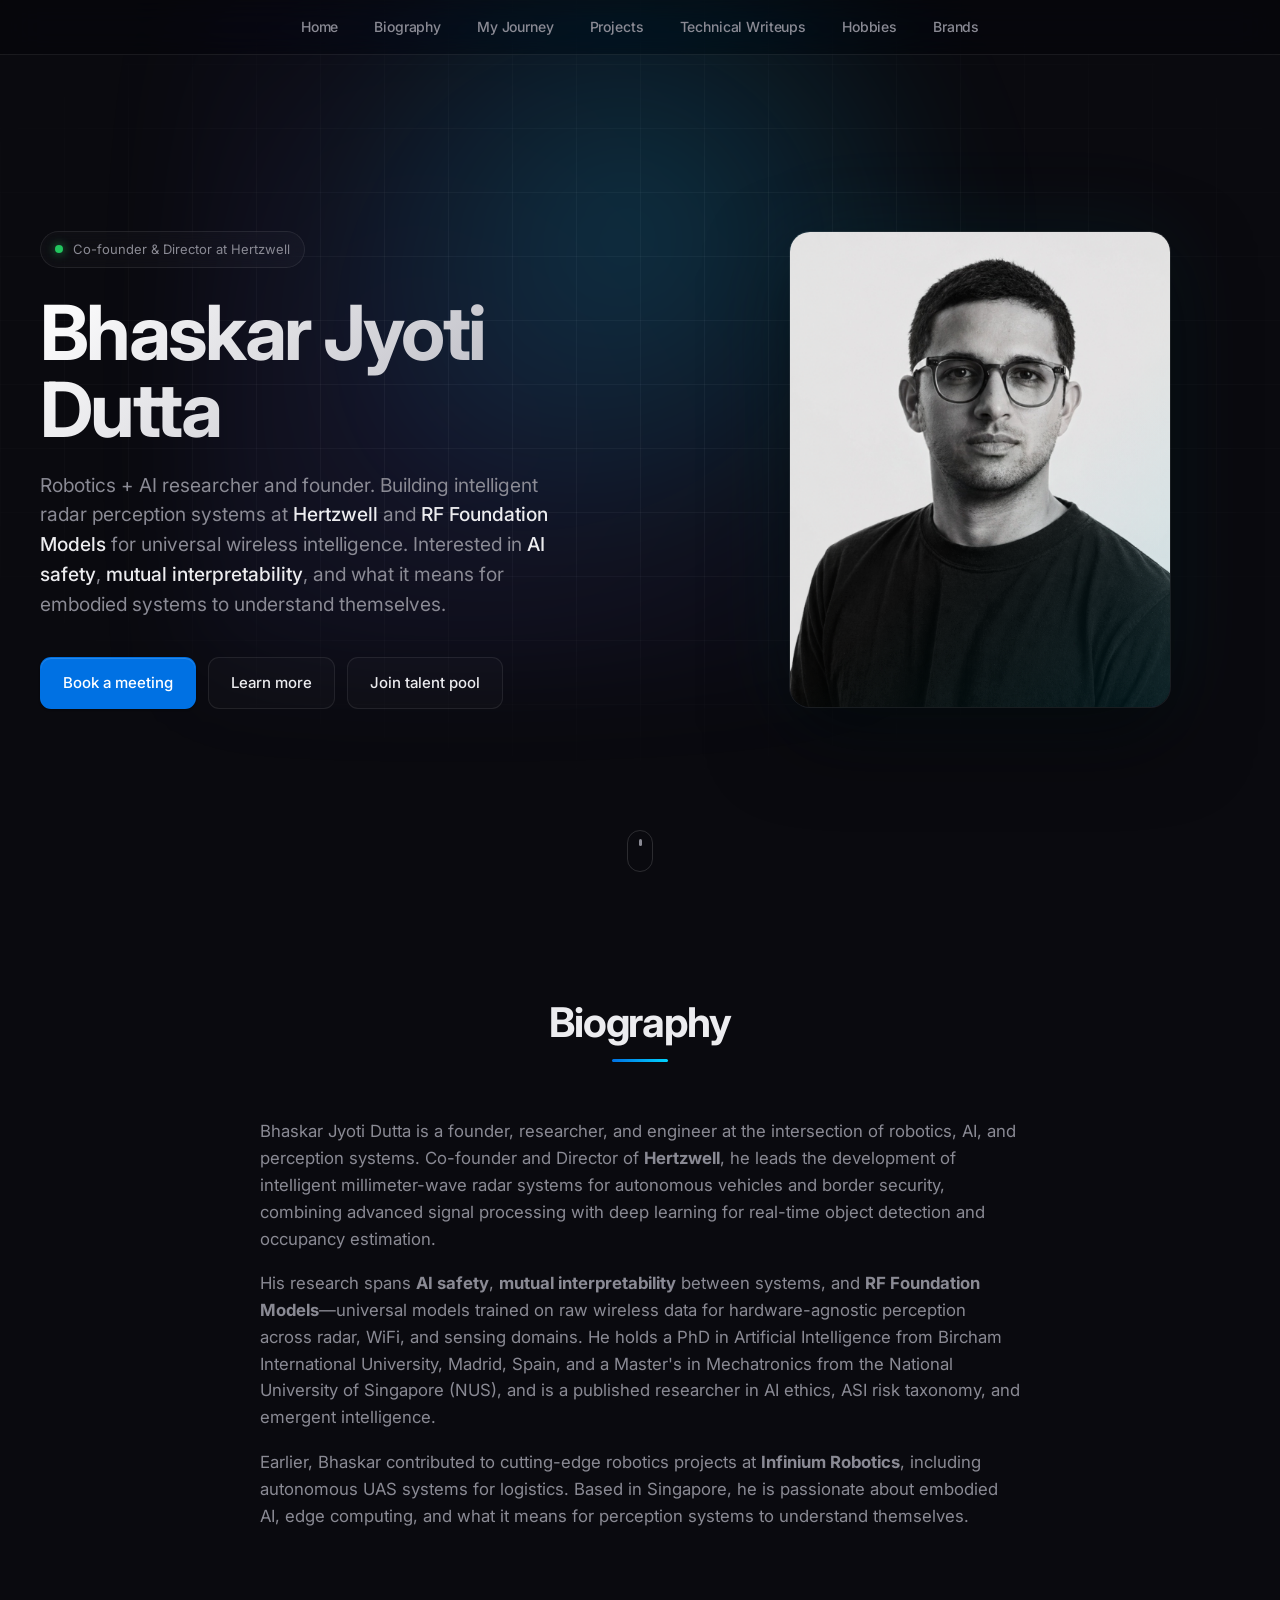
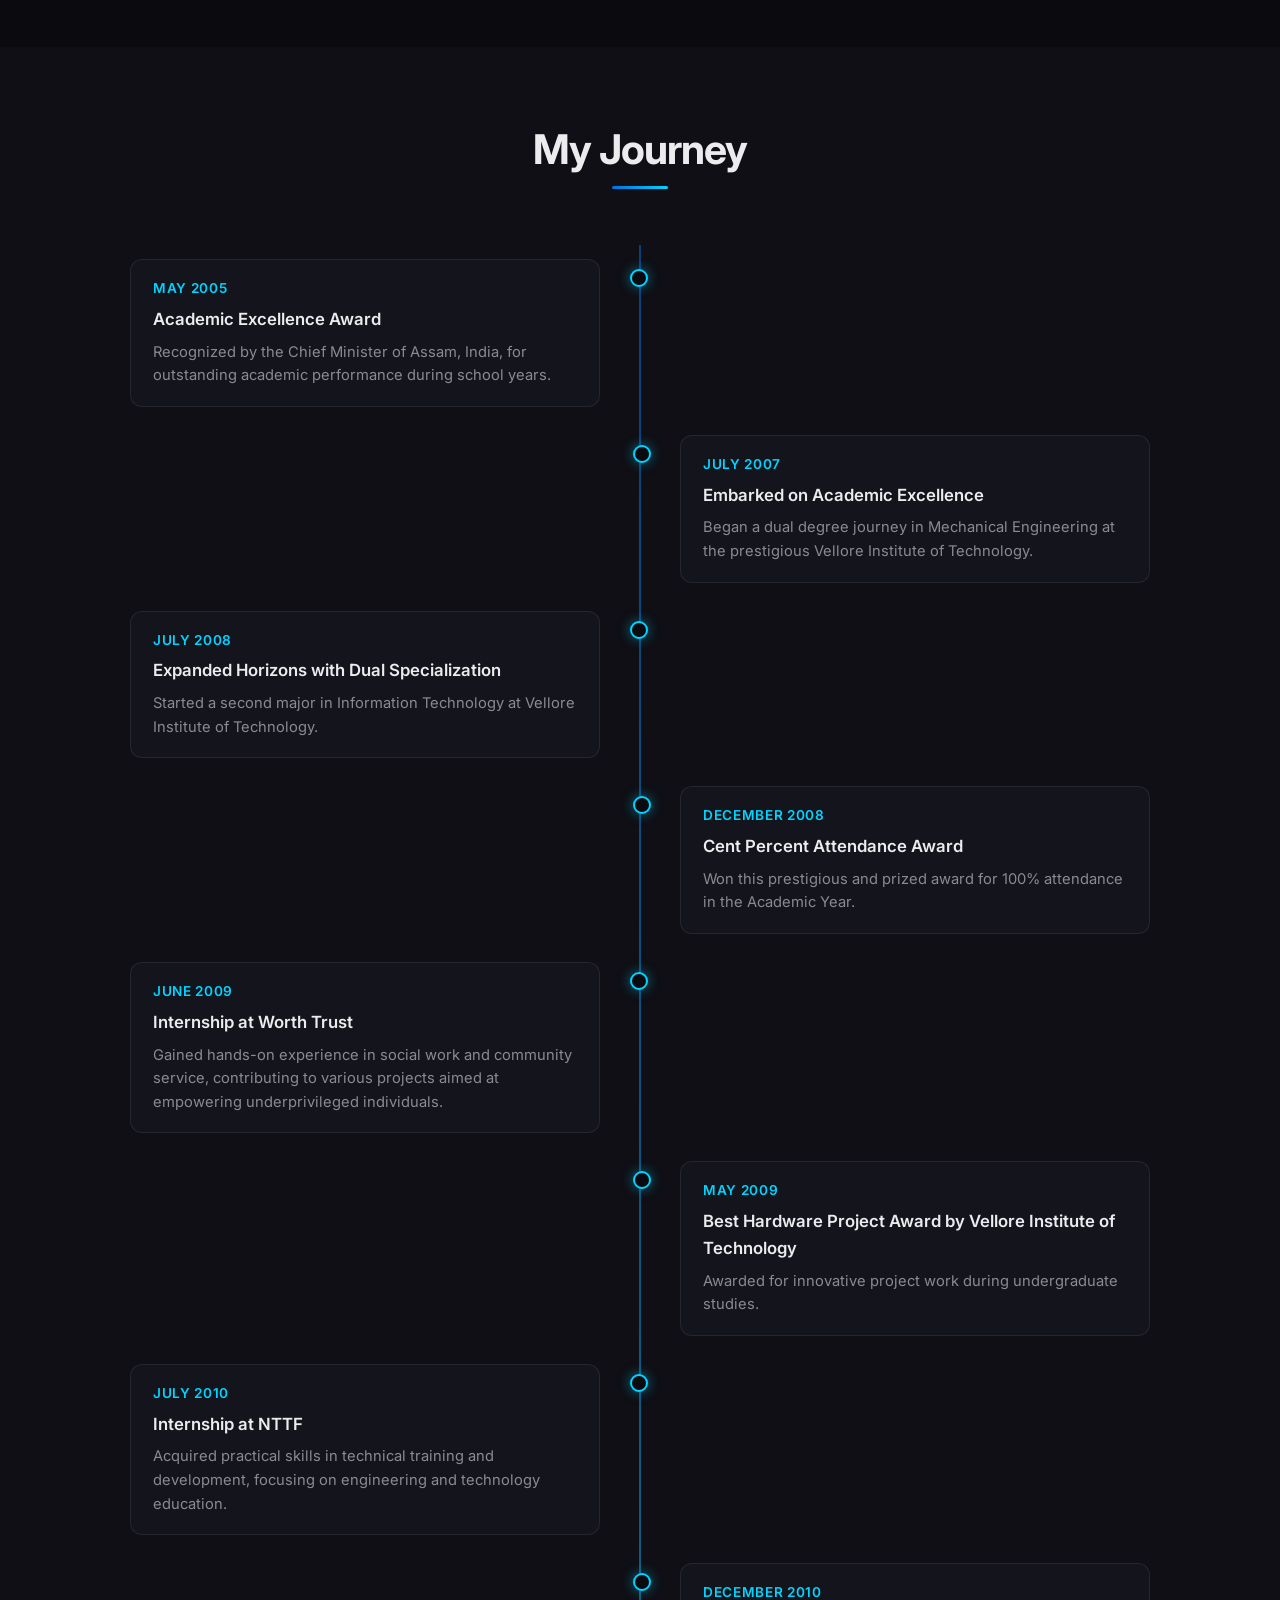
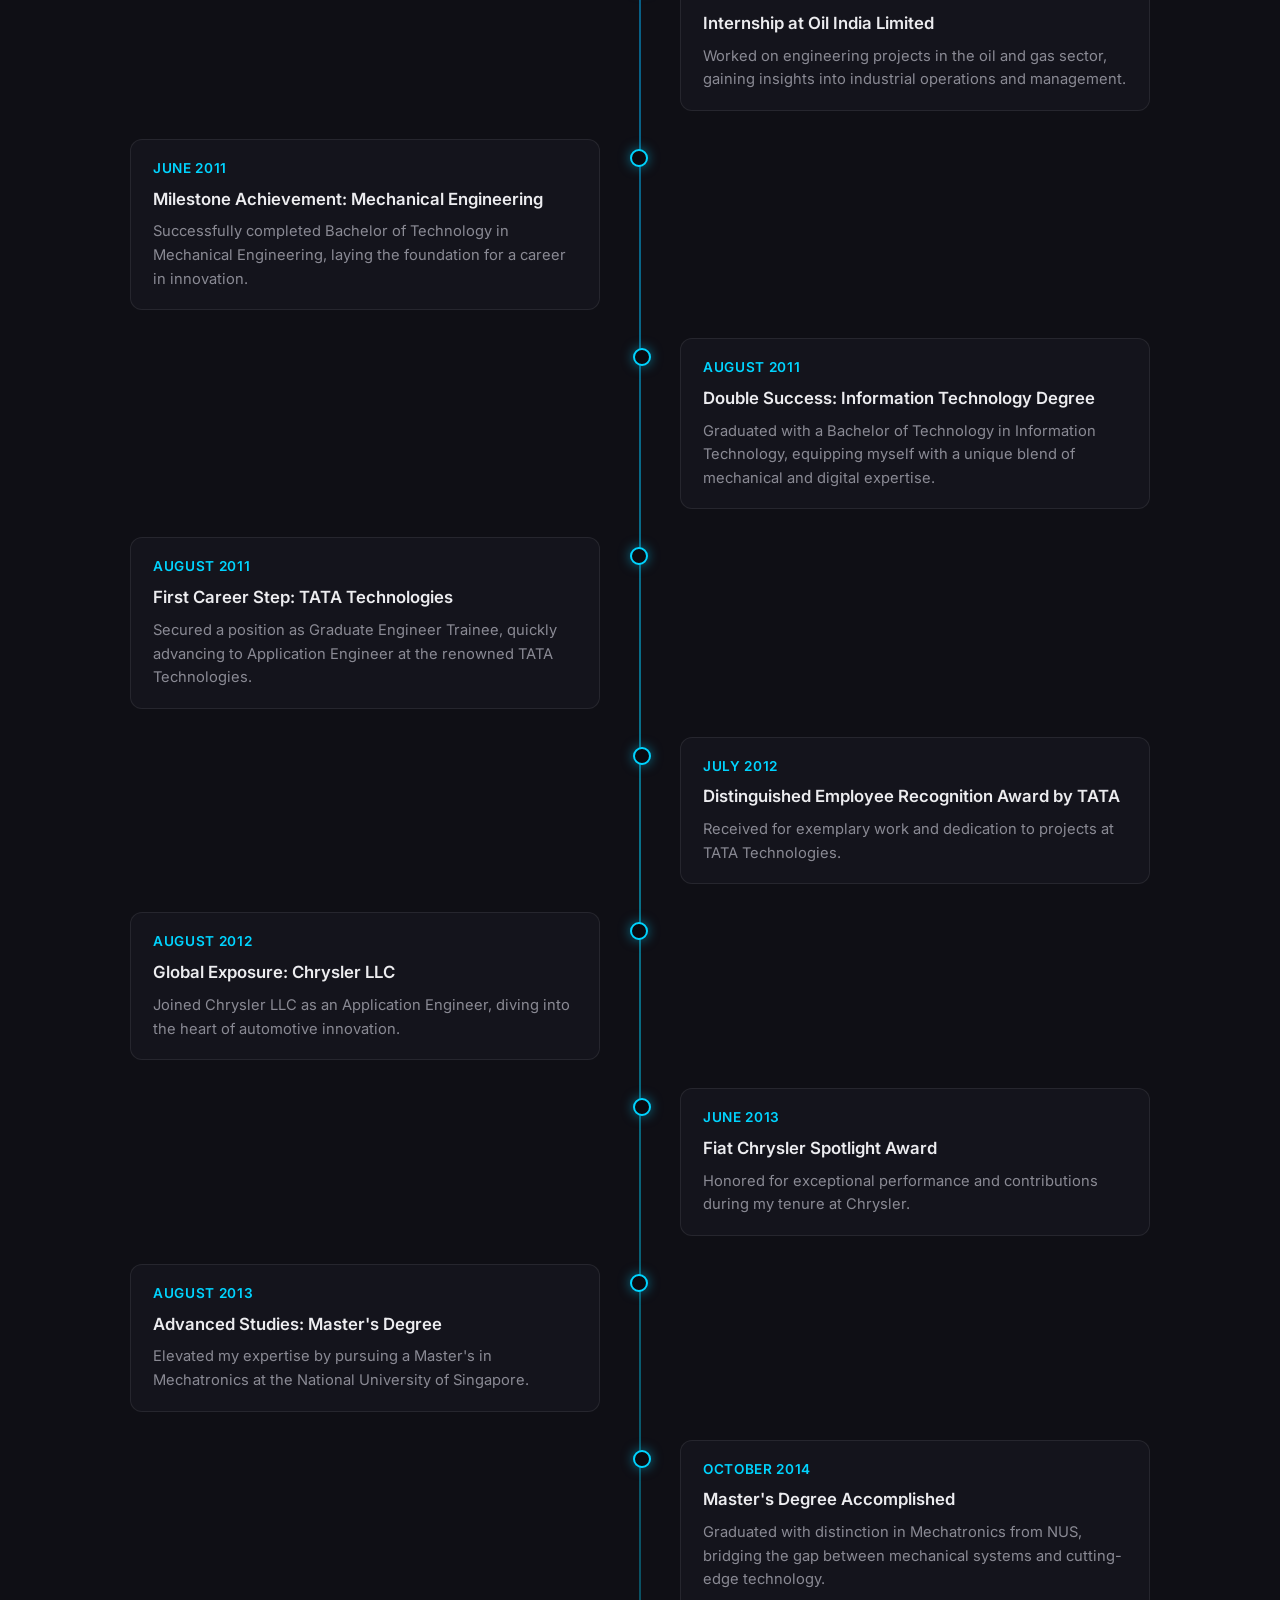
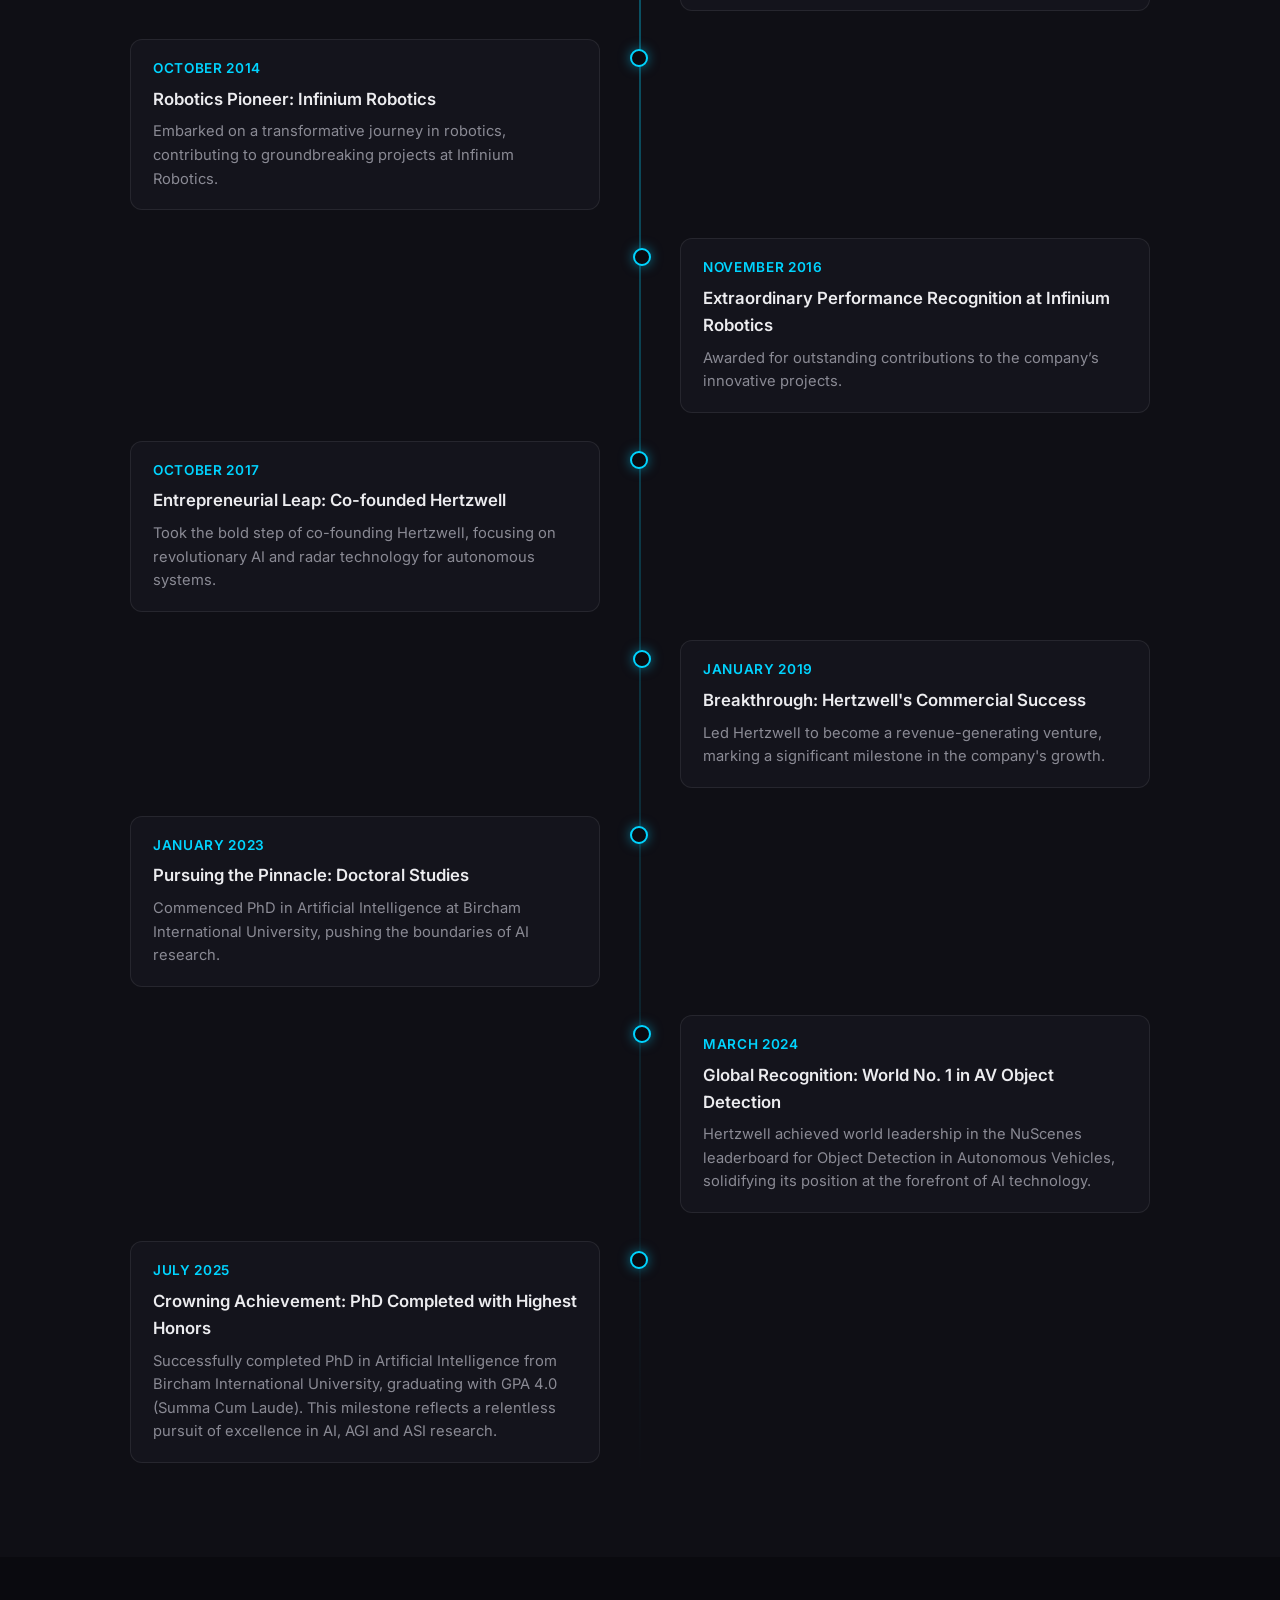
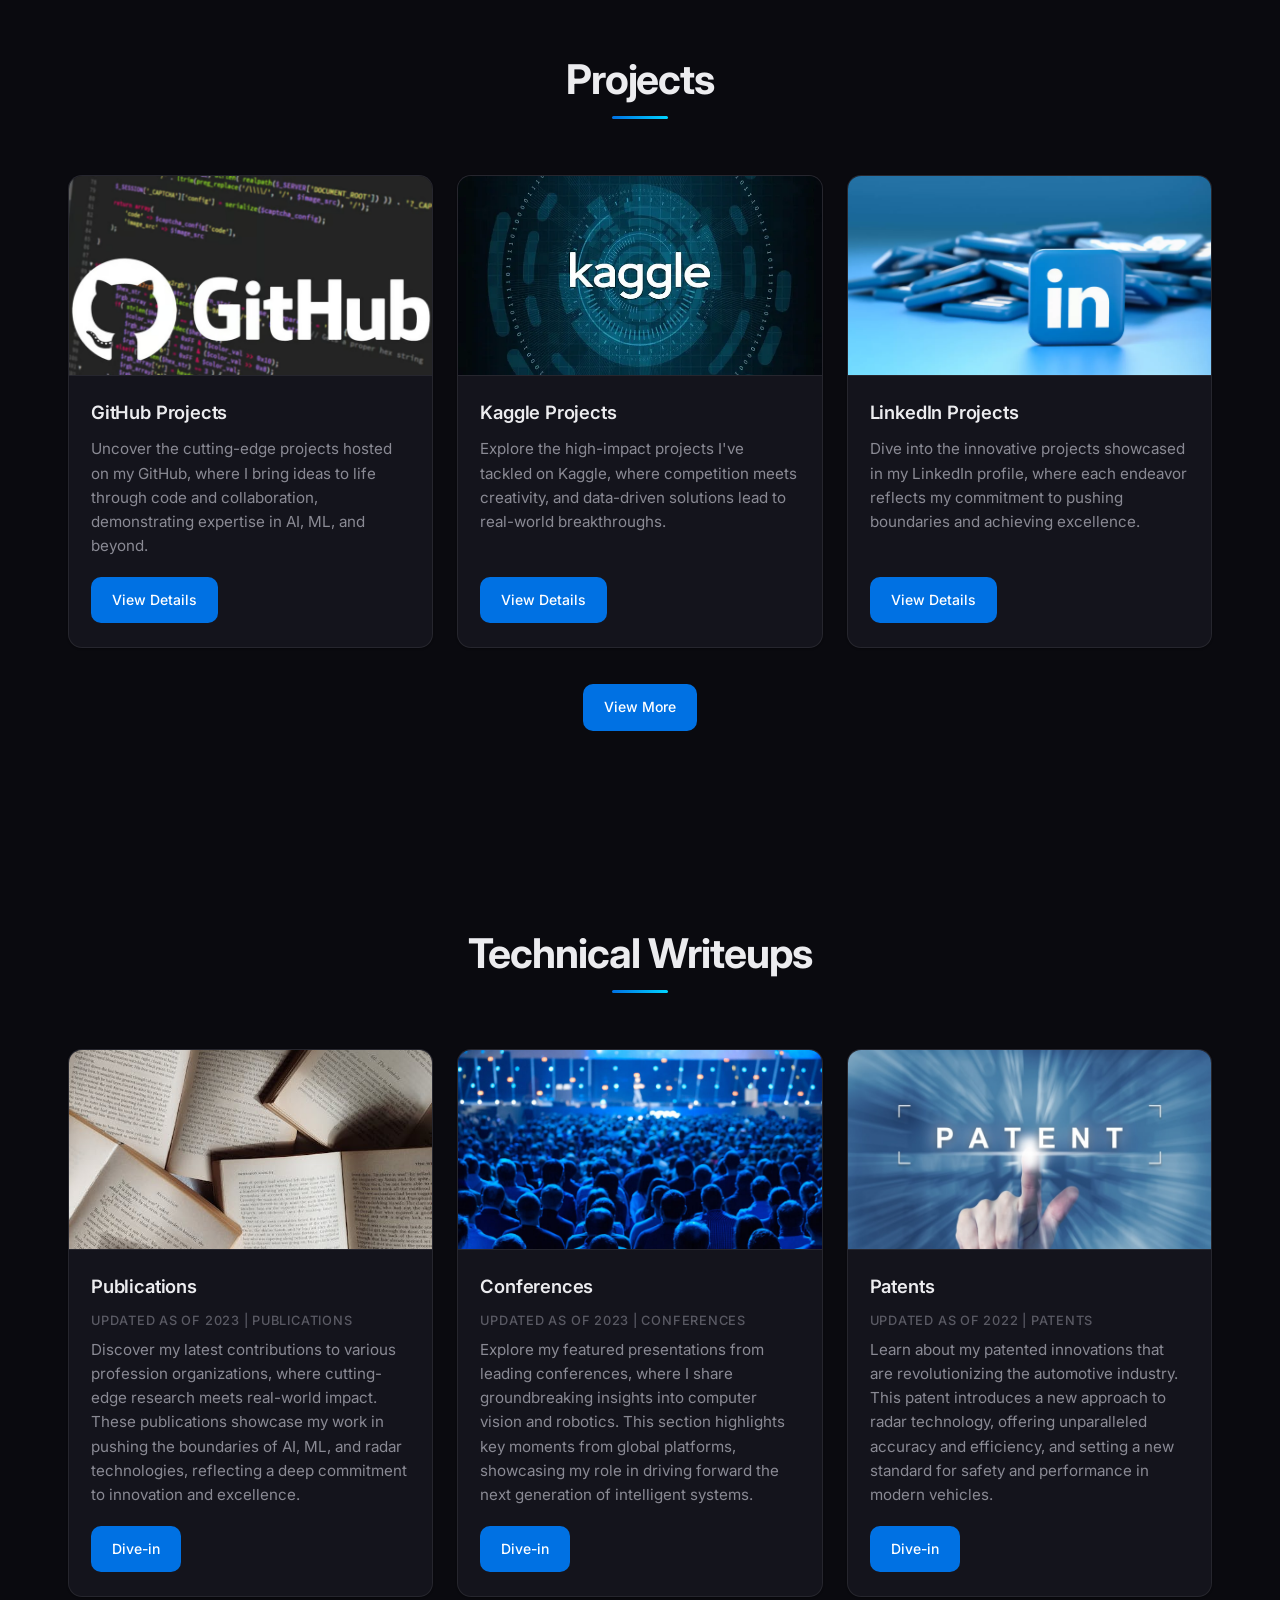
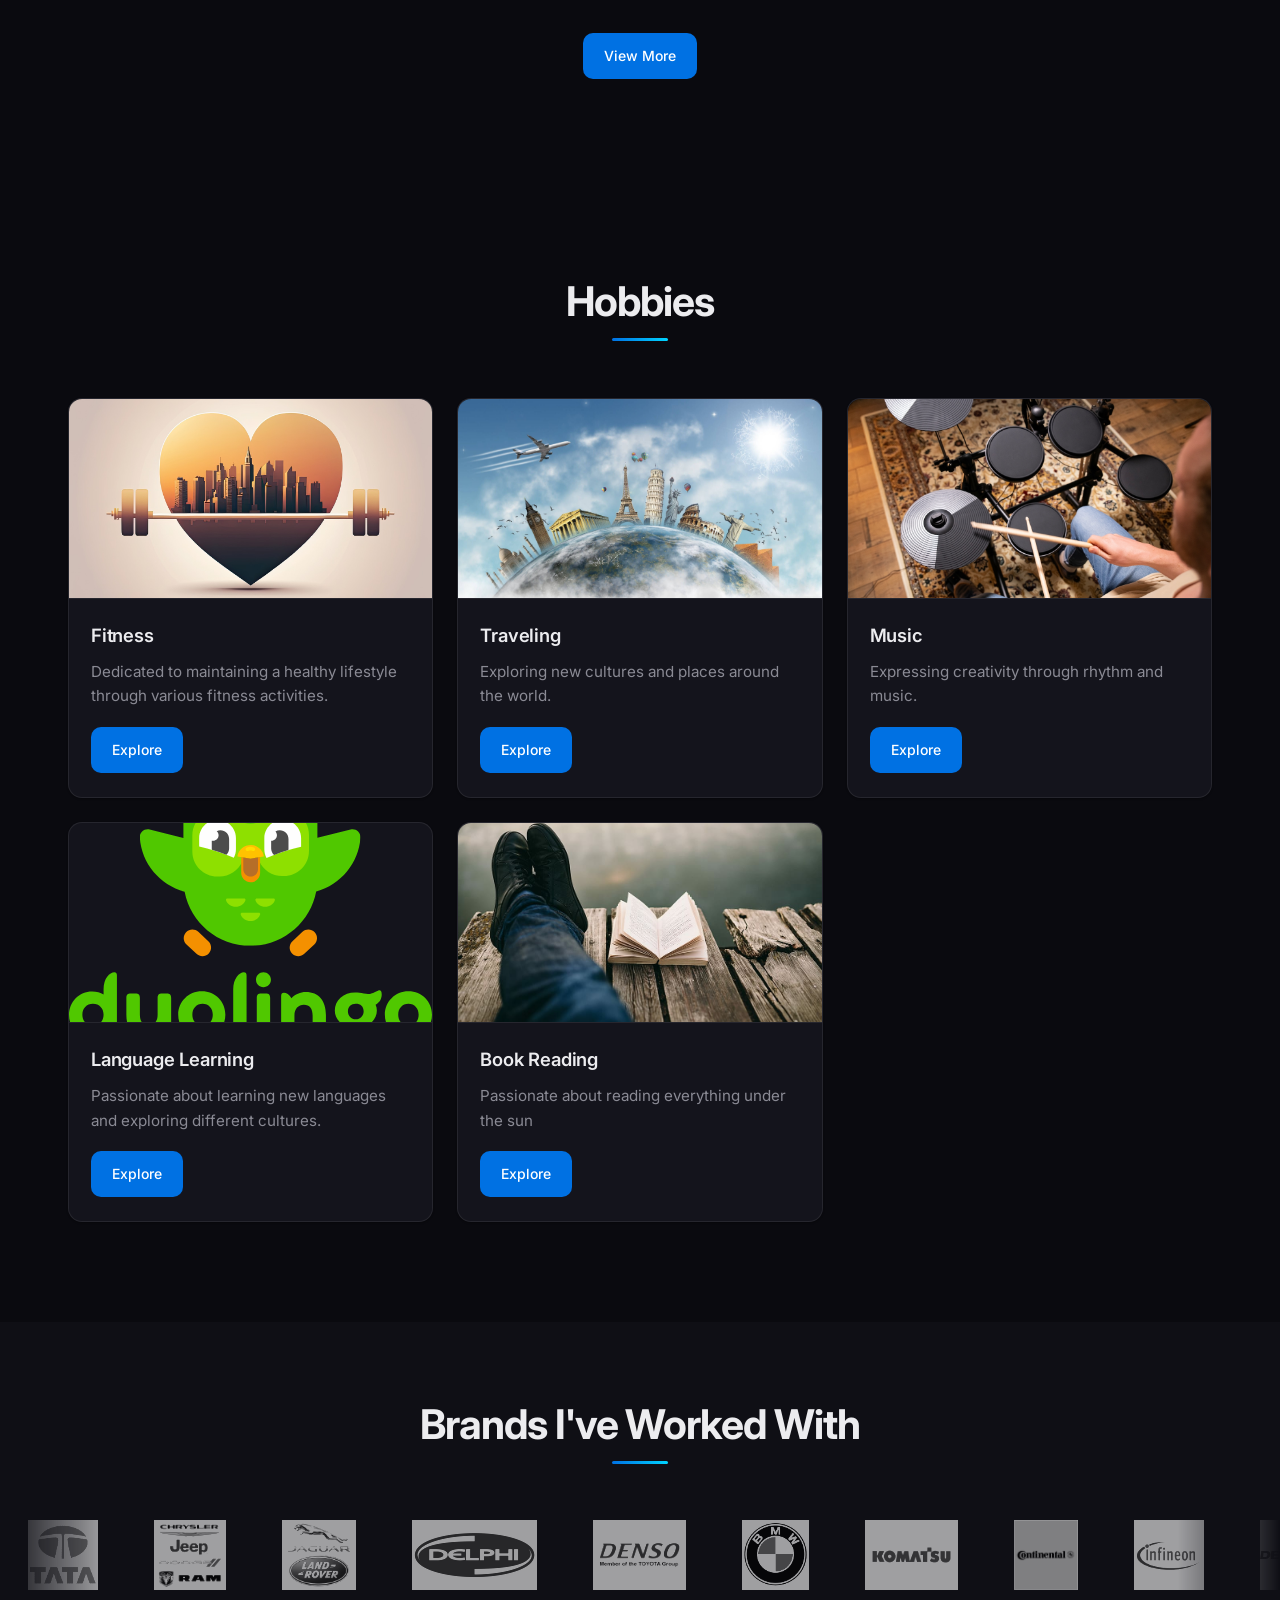
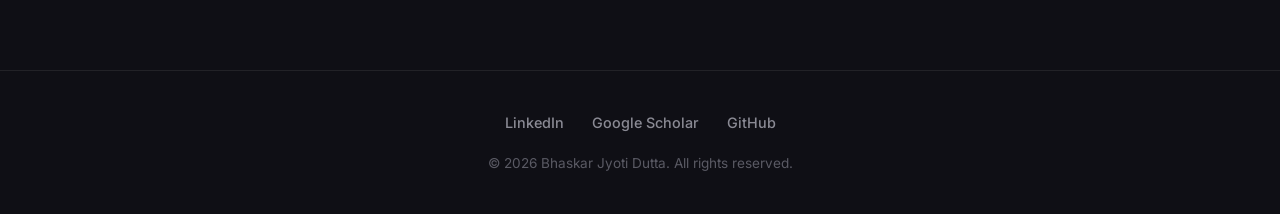
<file: index.html>
<!DOCTYPE html>
<html lang="en">
<head>
    <meta charset="UTF-8">
    <meta name="viewport" content="width=device-width, initial-scale=1.0">
    <title>Bhaskar Jyoti Dutta — AI & Robotics</title>
    <meta name="description" content="Bhaskar Jyoti Dutta — Co-founder & CTO at Hertzwell. AI, robotics, and radar perception for autonomous systems. PhD in Artificial Intelligence.">
    <meta name="author" content="Bhaskar Jyoti Dutta">
    <meta name="theme-color" content="#0071e3">
    <link rel="canonical" href="https://www.bhaskarjyotidutta.com/">
    <link rel="icon" type="image/svg+xml" href="data:image/svg+xml,<svg xmlns='http://www.w3.org/2000/svg' viewBox='0 0 64 64'><rect width='64' height='64' rx='12' fill='%230071e3'/><text x='32' y='44' font-family='Arial,sans-serif' font-size='34' font-weight='700' text-anchor='middle' fill='white'>B</text></svg>">
    <meta property="og:type" content="website">
    <meta property="og:title" content="Bhaskar Jyoti Dutta — AI & Robotics">
    <meta property="og:description" content="Co-founder & CTO at Hertzwell. AI, robotics, and radar perception for autonomous systems.">
    <meta property="og:url" content="https://www.bhaskarjyotidutta.com/">
    <meta property="og:image" content="https://www.bhaskarjyotidutta.com/images/bhaskar.jpg">
    <meta name="twitter:card" content="summary_large_image">
    <meta name="twitter:title" content="Bhaskar Jyoti Dutta — AI & Robotics">
    <meta name="twitter:description" content="Co-founder & CTO at Hertzwell. AI, robotics, and radar perception for autonomous systems.">
    <meta name="twitter:image" content="https://www.bhaskarjyotidutta.com/images/bhaskar.jpg">
    <link rel="preconnect" href="https://fonts.googleapis.com">
    <link rel="preconnect" href="https://fonts.gstatic.com" crossorigin>
    <link href="https://fonts.googleapis.com/css2?family=Inter:wght@400;500;600;700&family=Poppins:wght@300;400;600&display=swap" rel="stylesheet">
    <link rel="stylesheet" href="styles.css">
    <script async src="https://www.googletagmanager.com/gtag/js?id=G-SF2FREBMHR"></script>
    <script>
      window.dataLayer = window.dataLayer || [];
      function gtag(){dataLayer.push(arguments);}
      gtag('js', new Date());
      gtag('config', 'G-SF2FREBMHR');
    </script>
</head>
<body>
    <nav class="nav">
        <ul>
            <li><a href="#home">Home</a></li>
            <li><a href="#biography">Biography</a></li>
            <li><a href="#journey">My Journey</a></li>
            <li><a href="#projects">Projects</a></li>
            <li><a href="#blogs">Technical Writeups</a></li>
            <li><a href="#hobbies">Hobbies</a></li>
            <li><a href="#brands">Brands</a></li>
        </ul>
    </nav>

    <header class="hero" id="home">
        <div class="hero-bg" aria-hidden="true">
            <div class="hero-grid"></div>
            <div class="hero-glow"></div>
        </div>
        <div class="hero-content">
            <div class="hero-text">
                <p class="hero-eyebrow"><span class="status-dot"></span>Co-founder &amp; Director at Hertzwell</p>
                <h1>Bhaskar Jyoti Dutta</h1>
                <p class="hero-tagline">Robotics + AI researcher and founder. Building intelligent radar perception systems at <strong>Hertzwell</strong> and <strong>RF Foundation Models</strong> for universal wireless intelligence. Interested in <strong>AI safety</strong>, <strong>mutual interpretability</strong>, and what it means for embodied systems to understand themselves.</p>
                <div class="hero-ctas">
                    <a href="https://calendly.com/bhaskarjyotidutta/30min" target="_blank" rel="noopener" class="btn btn-primary">Book a meeting</a>
                    <a href="#biography" class="btn btn-ghost">Learn more</a>
                    <a href="https://forms.gle/skQrPGLxE3sVDqSXA" target="_blank" rel="noopener" class="btn btn-ghost">Join talent pool</a>
                </div>
            </div>
            <div class="hero-portrait">
                <div class="portrait-frame">
                    <img src="images/bhaskar_profile.png" alt="Bhaskar Jyoti Dutta" class="portrait-img" width="400" height="500" onerror="this.onerror=null;this.src='images/bhaskar.jpg';">
                </div>
            </div>
        </div>
        <a href="#biography" class="hero-scroll" aria-label="Scroll to biography"><span></span></a>
    </header>

    <main>
        <section class="biography" id="biography">
            <h2 class="section-title">Biography</h2>
            <div class="bio-content">
                <p>Bhaskar Jyoti Dutta is a founder, researcher, and engineer at the intersection of robotics, AI, and perception systems. Co-founder and Director of <strong>Hertzwell</strong>, he leads the development of intelligent millimeter-wave radar systems for autonomous vehicles and border security, combining advanced signal processing with deep learning for real-time object detection and occupancy estimation.</p>
                <p>His research spans <strong>AI safety</strong>, <strong>mutual interpretability</strong> between systems, and <strong>RF Foundation Models</strong>—universal models trained on raw wireless data for hardware-agnostic perception across radar, WiFi, and sensing domains. He holds a PhD in Artificial Intelligence from Bircham International University, Madrid, Spain, and a Master's in Mechatronics from the National University of Singapore (NUS), and is a published researcher in AI ethics, ASI risk taxonomy, and emergent intelligence.</p>
                <p>Earlier, Bhaskar contributed to cutting-edge robotics projects at <strong>Infinium Robotics</strong>, including autonomous UAS systems for logistics. Based in Singapore, he is passionate about embodied AI, edge computing, and what it means for perception systems to understand themselves.</p>
            </div>
        </section>

        <section class="timeline" id="journey">
            <h2 class="section-title">My Journey</h2>
            <div class="timeline-container">
                <!-- Timeline items will be dynamically added here -->
            </div>
        </section>

        <section class="projects" id="projects">
            <h2 class="section-title">Projects</h2>
            <div id="projects-grid" class="projects-grid">
                <!-- Project items will be dynamically added here -->
            </div>
            <div class="center-button">
                <a href="all-projects.html" class="view-all-projects cta-button">View More</a>
            </div>
        </section>

        <section class="blogs" id="blogs">
            <h2 class="section-title">Technical Writeups</h2>
            <div id="blog-grid" class="blog-grid">
                <!-- Blog items will be dynamically added here -->
            </div>
            <div class="center-button">
                <a href="all-blogs.html" class="view-all-posts cta-button">View More</a>
            </div>
        </section>

        <section class="hobbies" id="hobbies">
            <h2 class="section-title">Hobbies</h2>
            <div id="hobbies-grid" class="hobbies-grid">
                <!-- Hobby items will be dynamically added here -->
            </div>
        </section>

        <section class="brands-section" id="brands">
            <h2 class="section-title">Brands I've Worked With</h2>
            <div class="brands-marquee">
                <div class="brands-track">
                    <div class="brands-container">
                        <img src="images/brand1a.png" alt="Tata" class="brand-logo" loading="lazy" decoding="async">
                        <img src="images/brand2.jpg" alt="Stellantis — Chrysler, Jeep, Dodge, RAM" class="brand-logo" loading="lazy" decoding="async">
                        <img src="images/brand3a.png" alt="Jaguar Land Rover" class="brand-logo" loading="lazy" decoding="async">
                        <img src="images/brand4.png" alt="Delphi" class="brand-logo" loading="lazy" decoding="async">
                        <img src="images/brand5.webp" alt="DENSO" class="brand-logo" loading="lazy" decoding="async">
                        <img src="images/brand6.png" alt="BMW" class="brand-logo" loading="lazy" decoding="async">
                        <img src="images/brand7.jpg" alt="Komatsu" class="brand-logo" loading="lazy" decoding="async">
                        <img src="images/brand8.png" alt="Continental" class="brand-logo" loading="lazy" decoding="async">
                        <img src="images/brand9.png" alt="Infineon" class="brand-logo" loading="lazy" decoding="async">
                        <img src="images/brand10.jpeg" alt="Desay SV" class="brand-logo" loading="lazy" decoding="async">
                        <img src="images/brand11.png" alt="Calterah" class="brand-logo" loading="lazy" decoding="async">
                        <img src="images/brand12.png" alt="ST Engineering" class="brand-logo" loading="lazy" decoding="async">
                        <img src="images/brand13.png" alt="Jurong Port" class="brand-logo" loading="lazy" decoding="async">
                        <img src="images/brand14.jpg" alt="Uhnder" class="brand-logo" loading="lazy" decoding="async">
                        <img src="images/brand15.jpg" alt="Infinium Robotics" class="brand-logo" loading="lazy" decoding="async">
                        <img src="images/brand16.jpg" alt="YCH Group" class="brand-logo" loading="lazy" decoding="async">
                        <img src="images/brand17.jpg" alt="Timbre" class="brand-logo" loading="lazy" decoding="async">
                        <img src="images/brand18.png" alt="Google" class="brand-logo" loading="lazy" decoding="async">
                        <img src="images/brand19.png" alt="NVIDIA" class="brand-logo" loading="lazy" decoding="async">
                        <img src="images/brand20.webp" alt="Amazon" class="brand-logo" loading="lazy" decoding="async">
                        <img src="images/brand21.png" alt="Microsoft" class="brand-logo" loading="lazy" decoding="async">
                        <img src="images/brand22.svg" alt="NEC" class="brand-logo on-light" loading="lazy" decoding="async">
                        <img src="images/brand23.svg" alt="TOPPAN" class="brand-logo on-light" loading="lazy" decoding="async">
                        <img src="images/brand24.jpg" alt="Fareco — FAYAT Group" class="brand-logo" loading="lazy" decoding="async">
                        <img src="images/brand25.svg" alt="Parkable" class="brand-logo on-light" loading="lazy" decoding="async">
                        <img src="images/brand26.jpg" alt="Port of Tallinn" class="brand-logo" loading="lazy" decoding="async">
                        <img src="images/brand27.svg" alt="LeShuttle" class="brand-logo on-light" loading="lazy" decoding="async">
                    </div>
                    <div class="brands-container" aria-hidden="true">
                        <img src="images/brand1a.png" alt="" class="brand-logo" loading="lazy" decoding="async">
                        <img src="images/brand2.jpg" alt="" class="brand-logo" loading="lazy" decoding="async">
                        <img src="images/brand3a.png" alt="" class="brand-logo" loading="lazy" decoding="async">
                        <img src="images/brand4.png" alt="" class="brand-logo" loading="lazy" decoding="async">
                        <img src="images/brand5.webp" alt="" class="brand-logo" loading="lazy" decoding="async">
                        <img src="images/brand6.png" alt="" class="brand-logo" loading="lazy" decoding="async">
                        <img src="images/brand7.jpg" alt="" class="brand-logo" loading="lazy" decoding="async">
                        <img src="images/brand8.png" alt="" class="brand-logo" loading="lazy" decoding="async">
                        <img src="images/brand9.png" alt="" class="brand-logo" loading="lazy" decoding="async">
                        <img src="images/brand10.jpeg" alt="" class="brand-logo" loading="lazy" decoding="async">
                        <img src="images/brand11.png" alt="" class="brand-logo" loading="lazy" decoding="async">
                        <img src="images/brand12.png" alt="" class="brand-logo" loading="lazy" decoding="async">
                        <img src="images/brand13.png" alt="" class="brand-logo" loading="lazy" decoding="async">
                        <img src="images/brand14.jpg" alt="" class="brand-logo" loading="lazy" decoding="async">
                        <img src="images/brand15.jpg" alt="" class="brand-logo" loading="lazy" decoding="async">
                        <img src="images/brand16.jpg" alt="" class="brand-logo" loading="lazy" decoding="async">
                        <img src="images/brand17.jpg" alt="" class="brand-logo" loading="lazy" decoding="async">
                        <img src="images/brand18.png" alt="" class="brand-logo" loading="lazy" decoding="async">
                        <img src="images/brand19.png" alt="" class="brand-logo" loading="lazy" decoding="async">
                        <img src="images/brand20.webp" alt="" class="brand-logo" loading="lazy" decoding="async">
                        <img src="images/brand21.png" alt="" class="brand-logo" loading="lazy" decoding="async">
                        <img src="images/brand22.svg" alt="" class="brand-logo on-light" loading="lazy" decoding="async">
                        <img src="images/brand23.svg" alt="" class="brand-logo on-light" loading="lazy" decoding="async">
                        <img src="images/brand24.jpg" alt="" class="brand-logo" loading="lazy" decoding="async">
                        <img src="images/brand25.svg" alt="" class="brand-logo on-light" loading="lazy" decoding="async">
                        <img src="images/brand26.jpg" alt="" class="brand-logo" loading="lazy" decoding="async">
                        <img src="images/brand27.svg" alt="" class="brand-logo on-light" loading="lazy" decoding="async">
                    </div>
                </div>
            </div>
        </section>
    </main>

    <footer>
        <div class="social-links">
            <a href="https://www.linkedin.com/in/bhaskarjdutta/" target="_blank" rel="noopener">LinkedIn</a>
            <a href="https://scholar.google.com/citations?user=QMYvKIIAAAAJ&hl=en" target="_blank" rel="noopener">Google Scholar</a>
            <a href="https://github.com/BJD007" target="_blank" rel="noopener">GitHub</a>
        </div>
        <p>&copy; <span id="year"></span> Bhaskar Jyoti Dutta. All rights reserved.</p>
    </footer>

    <script src="scripts.js"></script>
</body>
</html>
</file>
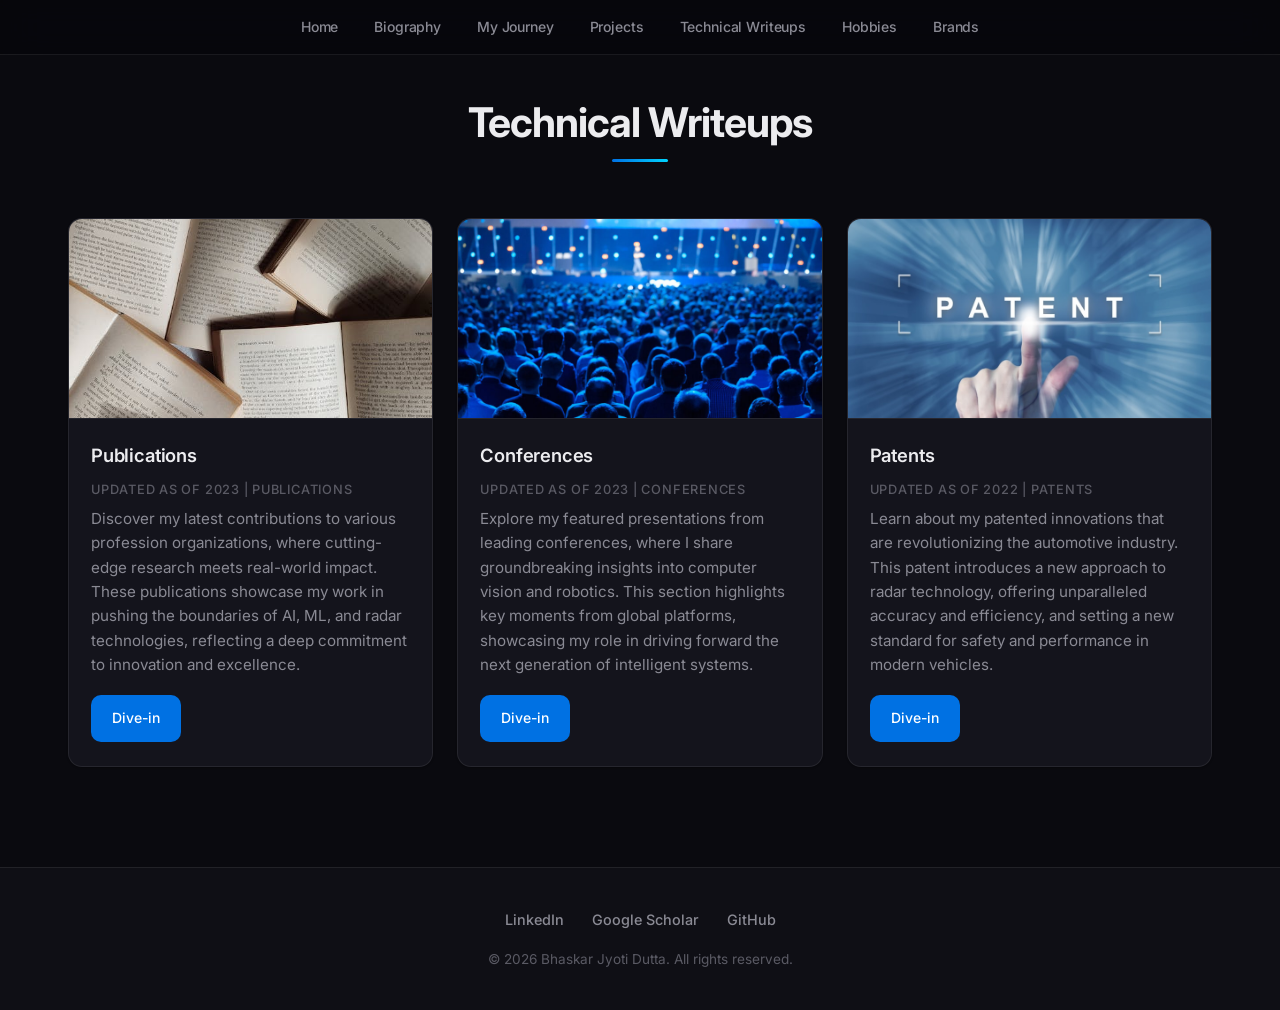
<file: all-blogs.html>
<!DOCTYPE html>
<html lang="en">
<head>
    <meta charset="UTF-8">
    <meta name="viewport" content="width=device-width, initial-scale=1.0">
    <title>All Blogs — Bhaskar Jyoti Dutta</title>
    <meta name="description" content="Technical writeups and publications by Bhaskar Jyoti Dutta covering AI, robotics, radar perception, and autonomous systems.">
    <meta name="theme-color" content="#0071e3">
    <link rel="icon" type="image/svg+xml" href="data:image/svg+xml,<svg xmlns='http://www.w3.org/2000/svg' viewBox='0 0 64 64'><rect width='64' height='64' rx='12' fill='%230071e3'/><text x='32' y='44' font-family='Arial,sans-serif' font-size='34' font-weight='700' text-anchor='middle' fill='white'>B</text></svg>">
    <link rel="preconnect" href="https://fonts.googleapis.com">
    <link rel="preconnect" href="https://fonts.gstatic.com" crossorigin>
    <link href="https://fonts.googleapis.com/css2?family=Inter:wght@400;500;600;700&family=Poppins:wght@300;400;600&display=swap" rel="stylesheet">
    <link rel="stylesheet" href="styles.css">
    <script async src="https://www.googletagmanager.com/gtag/js?id=G-SF2FREBMHR"></script>
    <script>
      window.dataLayer = window.dataLayer || [];
      function gtag(){dataLayer.push(arguments);}
      gtag('js', new Date());
      gtag('config', 'G-SF2FREBMHR');
    </script>
</head>
<body>
    <nav class="nav">
        <ul>
            <li><a href="index.html#home">Home</a></li>
            <li><a href="index.html#biography">Biography</a></li>
            <li><a href="index.html#journey">My Journey</a></li>
            <li><a href="index.html#projects">Projects</a></li>
            <li><a href="index.html#blogs">Technical Writeups</a></li>
            <li><a href="index.html#hobbies">Hobbies</a></li>
            <li><a href="index.html#brands">Brands</a></li>
        </ul>
    </nav>

    <main>
        <section class="blogs" id="blogs">
            <h2 class="section-title">Technical Writeups</h2>
            <div id="all-blogs-grid" class="blog-grid">
                <!-- All blog items will be dynamically added here -->
            </div>
        </section>
    </main>

    <footer>
        <div class="social-links">
            <a href="https://www.linkedin.com/in/bhaskarjdutta/" target="_blank" rel="noopener">LinkedIn</a>
            <a href="https://scholar.google.com/citations?user=QMYvKIIAAAAJ&hl=en" target="_blank" rel="noopener">Google Scholar</a>
            <a href="https://github.com/BJD007" target="_blank" rel="noopener">GitHub</a>
        </div>
        <p>&copy; <span id="year"></span> Bhaskar Jyoti Dutta. All rights reserved.</p>
    </footer>

    <script src="scripts.js"></script>
</body>
</html>
</file>
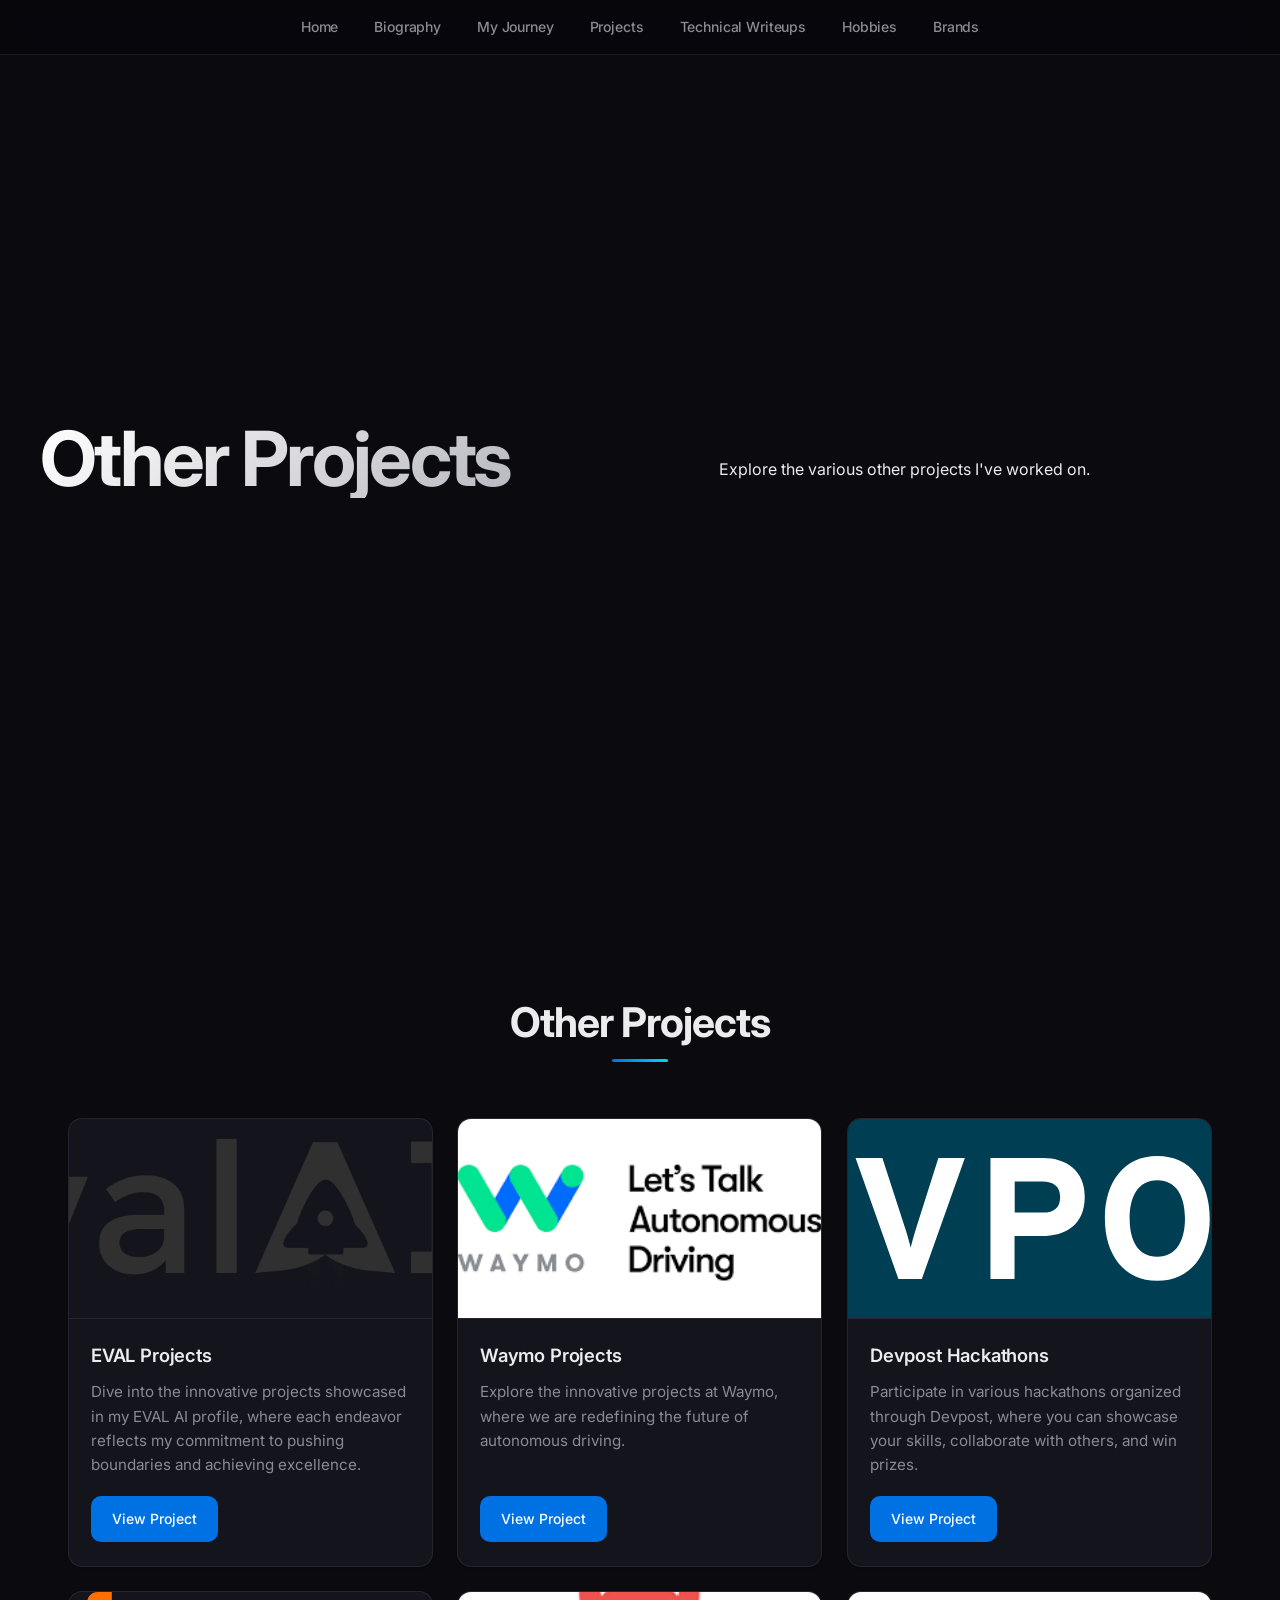
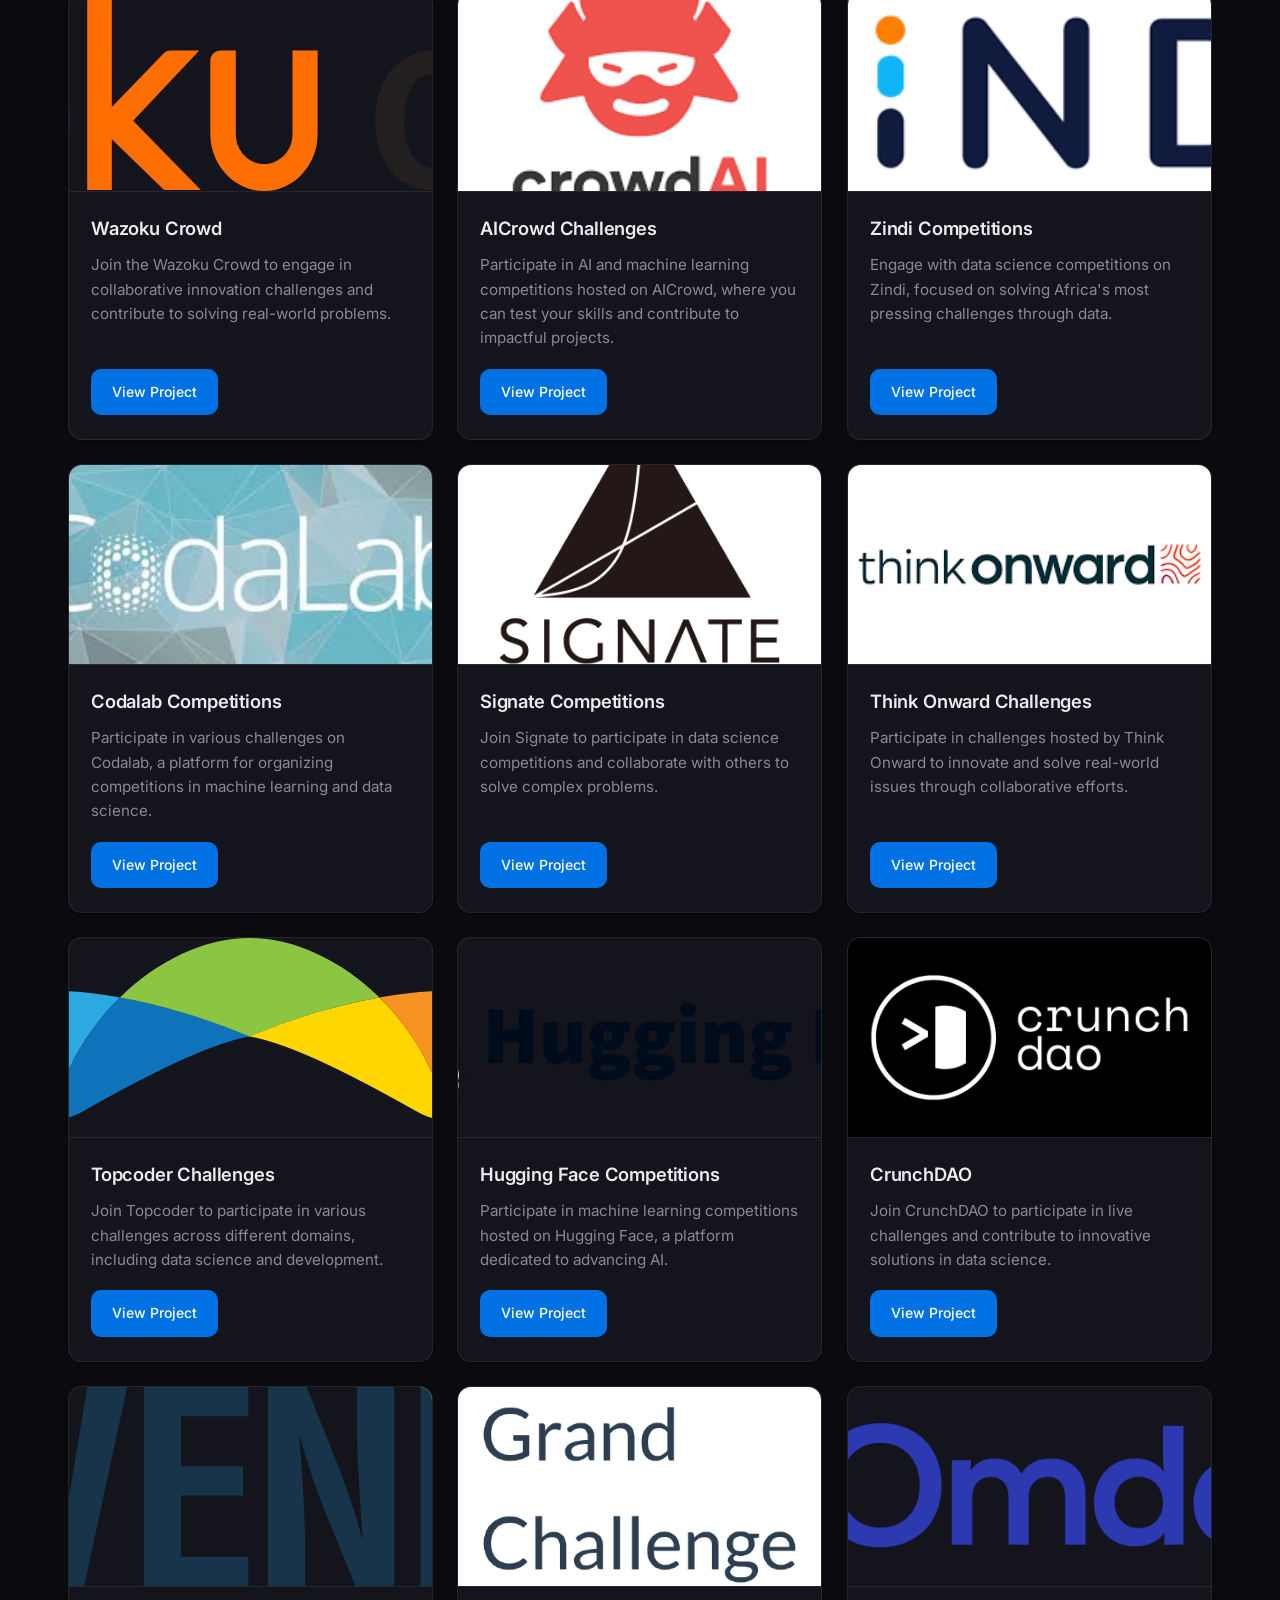
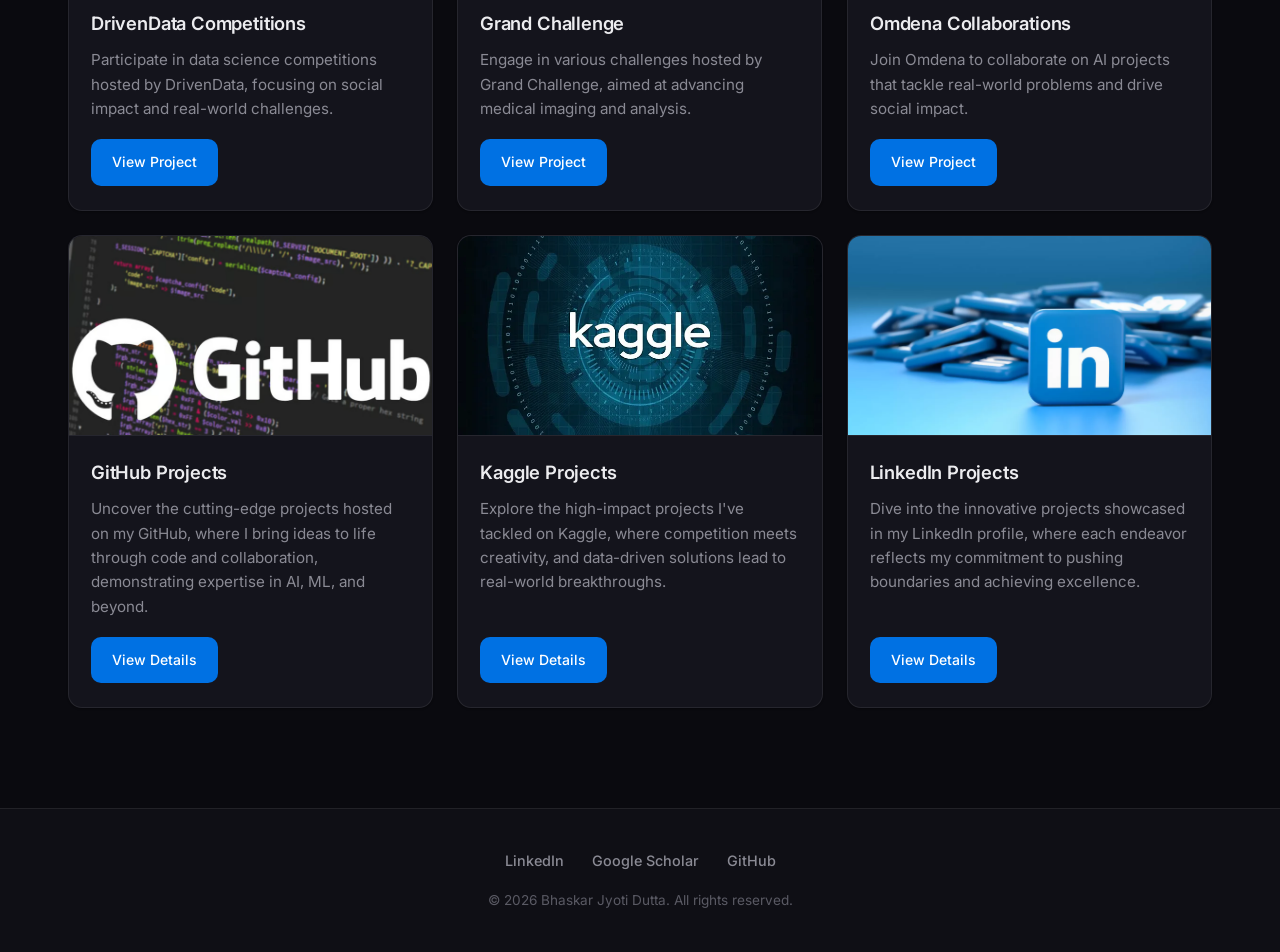
<file: all-projects.html>
<!DOCTYPE html>
<html lang="en">
<head>
    <meta charset="UTF-8">
    <meta name="viewport" content="width=device-width, initial-scale=1.0">
    <title>All Projects — Bhaskar Jyoti Dutta</title>
    <meta name="description" content="Other competition platforms and challenge profiles where Bhaskar Jyoti Dutta participates — EVAL AI, Waymo, Devpost, Kaggle, Hugging Face and more.">
    <meta name="theme-color" content="#0071e3">
    <link rel="icon" type="image/svg+xml" href="data:image/svg+xml,<svg xmlns='http://www.w3.org/2000/svg' viewBox='0 0 64 64'><rect width='64' height='64' rx='12' fill='%230071e3'/><text x='32' y='44' font-family='Arial,sans-serif' font-size='34' font-weight='700' text-anchor='middle' fill='white'>B</text></svg>">
    <link rel="preconnect" href="https://fonts.googleapis.com">
    <link rel="preconnect" href="https://fonts.gstatic.com" crossorigin>
    <link href="https://fonts.googleapis.com/css2?family=Inter:wght@400;500;600;700&family=Poppins:wght@300;400;600&display=swap" rel="stylesheet">
    <link rel="stylesheet" href="styles.css">
    <script async src="https://www.googletagmanager.com/gtag/js?id=G-SF2FREBMHR"></script>
    <script>
      window.dataLayer = window.dataLayer || [];
      function gtag(){dataLayer.push(arguments);}
      gtag('js', new Date());
      gtag('config', 'G-SF2FREBMHR');
    </script>
</head>
<body>
    <nav class="nav">
        <ul>
            <li><a href="index.html#home">Home</a></li>
            <li><a href="index.html#biography">Biography</a></li>
            <li><a href="index.html#journey">My Journey</a></li>
            <li><a href="index.html#projects">Projects</a></li>
            <li><a href="index.html#blogs">Technical Writeups</a></li>
            <li><a href="index.html#hobbies">Hobbies</a></li>
            <li><a href="index.html#brands">Brands</a></li>
        </ul>
    </nav>

    <header class="hero" id="home">
        <div class="hero-content">
            <h1>Other Projects</h1>
            <p>Explore the various other projects I've worked on.</p>
        </div>
    </header>

    <main>
        <section class="projects" id="projects">
            <h2 class="section-title">Other Projects</h2>
            <div id="all-projects-grid" class="projects-grid">
                <div class="projects-item">
                    <img src="images/evalai-logo.png" alt="EVAL AI Logo" class="projects-item-image" loading="lazy" decoding="async">
                    <div class="projects-item-content">
                        <h3>EVAL Projects</h3>
                        <p>Dive into the innovative projects showcased in my EVAL AI profile, where each endeavor reflects my commitment to pushing boundaries and achieving excellence.</p>
                        <a href="https://eval.ai/web/challenges/list" class="cta-button" target="_blank" rel="noopener">View Project</a>
                    </div>
                </div>

                <div class="projects-item">
                    <img src="images/waymo.png" alt="Waymo Logo" class="projects-item-image" loading="lazy" decoding="async">
                    <div class="projects-item-content">
                        <h3>Waymo Projects</h3>
                        <p>Explore the innovative projects at Waymo, where we are redefining the future of autonomous driving.</p>
                        <a href="https://waymo.com/open/challenges/" class="cta-button" target="_blank" rel="noopener">View Project</a>
                    </div>
                </div>

                <div class="projects-item">
                    <img src="images/devpost.svg" alt="Devpost Logo" class="projects-item-image" loading="lazy" decoding="async">
                    <div class="projects-item-content">
                        <h3>Devpost Hackathons</h3>
                        <p>Participate in various hackathons organized through Devpost, where you can showcase your skills, collaborate with others, and win prizes.</p>
                        <a href="https://devpost.com/hackathons" class="cta-button" target="_blank" rel="noopener">View Project</a>
                    </div>
                </div>

                <div class="projects-item">
                    <img src="images/wazoku_crowd.svg" alt="Wazoku Logo" class="projects-item-image" loading="lazy" decoding="async">
                    <div class="projects-item-content">
                        <h3>Wazoku Crowd</h3>
                        <p>Join the Wazoku Crowd to engage in collaborative innovation challenges and contribute to solving real-world problems.</p>
                        <a href="https://www.wazokucrowd.com/" class="cta-button" target="_blank" rel="noopener">View Project</a>
                    </div>
                </div>

                <div class="projects-item">
                    <img src="images/aicrowd.png" alt="AICrowd Logo" class="projects-item-image" loading="lazy" decoding="async">
                    <div class="projects-item-content">
                        <h3>AICrowd Challenges</h3>
                        <p>Participate in AI and machine learning competitions hosted on AICrowd, where you can test your skills and contribute to impactful projects.</p>
                        <a href="https://www.aicrowd.com/challenges?ref=mlcontests" class="cta-button" target="_blank" rel="noopener">View Project</a>
                    </div>
                </div>

                <div class="projects-item">
                    <img src="images/zindi.png" alt="Zindi Logo" class="projects-item-image" loading="lazy" decoding="async">
                    <div class="projects-item-content">
                        <h3>Zindi Competitions</h3>
                        <p>Engage with data science competitions on Zindi, focused on solving Africa's most pressing challenges through data.</p>
                        <a href="https://zindi.africa/competitions?ref=mlcontests" class="cta-button" target="_blank" rel="noopener">View Project</a>
                    </div>
                </div>

                <div class="projects-item">
                    <img src="images/codalab.png" alt="Codalab Logo" class="projects-item-image" loading="lazy" decoding="async">
                    <div class="projects-item-content">
                        <h3>Codalab Competitions</h3>
                        <p>Participate in various challenges on Codalab, a platform for organizing competitions in machine learning and data science.</p>
                        <a href="https://codalab.lisn.upsaclay.fr/competitions/19898" class="cta-button" target="_blank" rel="noopener">View Project</a>
                    </div>
                </div>

                <div class="projects-item">
                    <img src="images/signate.png" alt="Signate Logo" class="projects-item-image" loading="lazy" decoding="async">
                    <div class="projects-item-content">
                        <h3>Signate Competitions</h3>
                        <p>Join Signate to participate in data science competitions and collaborate with others to solve complex problems.</p>
                        <a href="https://signate.jp/?ref=mlcontests" class="cta-button" target="_blank" rel="noopener">View Project</a>
                    </div>
                </div>

                <div class="projects-item">
                    <img src="images/thinkonward.png" alt="Think Onward Logo" class="projects-item-image" loading="lazy" decoding="async">
                    <div class="projects-item-content">
                        <h3>Think Onward Challenges</h3>
                        <p>Participate in challenges hosted by Think Onward to innovate and solve real-world issues through collaborative efforts.</p>
                        <a href="https://thinkonward.com/app/c/challenges/" class="cta-button" target="_blank" rel="noopener">View Project</a>
                    </div>
                </div>

                <div class="projects-item">
                    <img src="images/topcoder.svg" alt="Topcoder Logo" class="projects-item-image" loading="lazy" decoding="async">
                    <div class="projects-item-content">
                        <h3>Topcoder Challenges</h3>
                        <p>Join Topcoder to participate in various challenges across different domains, including data science and development.</p>
                        <a href="https://www.topcoder.com/challenges?search=Data%20Science&tracks[DS]=true&tracks[Des]=true&tracks[Dev]=true&tracks[QA]=true&types[]=CH&types[]=F2F&types[]=MM&types[]=TSK" class="cta-button" target="_blank" rel="noopener">View Project</a>
                    </div>
                </div>

                <div class="projects-item">
                    <img src="images/huggingface.png" alt="Hugging Face Logo" class="projects-item-image" loading="lazy" decoding="async">
                    <div class="projects-item-content">
                        <h3>Hugging Face Competitions</h3>
                        <p>Participate in machine learning competitions hosted on Hugging Face, a platform dedicated to advancing AI.</p>
                        <a href="https://huggingface.co/competitions?ref=mlcontests" class="cta-button" target="_blank" rel="noopener">View Project</a>
                    </div>
                </div>

                <div class="projects-item">
                    <img src="images/crunchdao.png" alt="CrunchDAO Logo" class="projects-item-image" loading="lazy" decoding="async">
                    <div class="projects-item-content">
                        <h3>CrunchDAO</h3>
                        <p>Join CrunchDAO to participate in live challenges and contribute to innovative solutions in data science.</p>
                        <a href="https://www.crunchdao.com/?ref=mlcontests#livecrunches" class="cta-button" target="_blank" rel="noopener">View Project</a>
                    </div>
                </div>

                <div class="projects-item">
                    <img src="images/driverndata.svg" alt="DrivenData Logo" class="projects-item-image" loading="lazy" decoding="async">
                    <div class="projects-item-content">
                        <h3>DrivenData Competitions</h3>
                        <p>Participate in data science competitions hosted by DrivenData, focusing on social impact and real-world challenges.</p>
                        <a href="https://www.drivendata.org/competitions/" class="cta-button" target="_blank" rel="noopener">View Project</a>
                    </div>
                </div>

                <div class="projects-item">
                    <img src="images/grandchallenge.png" alt="Grand Challenge Logo" class="projects-item-image" loading="lazy" decoding="async">
                    <div class="projects-item-content">
                        <h3>Grand Challenge</h3>
                        <p>Engage in various challenges hosted by Grand Challenge, aimed at advancing medical imaging and analysis.</p>
                        <a href="https://grand-challenge.org/" class="cta-button" target="_blank" rel="noopener">View Project</a>
                    </div>
                </div>

                <div class="projects-item">
                    <img src="images/omdena.png" alt="Omdena Logo" class="projects-item-image" loading="lazy" decoding="async">
                    <div class="projects-item-content">
                        <h3>Omdena Collaborations</h3>
                        <p>Join Omdena to collaborate on AI projects that tackle real-world problems and drive social impact.</p>
                        <a href="https://www.omdena.com/" class="cta-button" target="_blank" rel="noopener">View Project</a>
                    </div>
                </div>
            </div>
        </section>
    </main>

    <footer>
        <div class="social-links">
            <a href="https://www.linkedin.com/in/bhaskarjdutta/" target="_blank" rel="noopener">LinkedIn</a>
            <a href="https://scholar.google.com/citations?user=QMYvKIIAAAAJ&hl=en" target="_blank" rel="noopener">Google Scholar</a>
            <a href="https://github.com/BJD007" target="_blank" rel="noopener">GitHub</a>
        </div>
        <p>&copy; <span id="year"></span> Bhaskar Jyoti Dutta. All rights reserved.</p>
    </footer>

    <script src="scripts.js"></script>
</body>
</html>
</file>
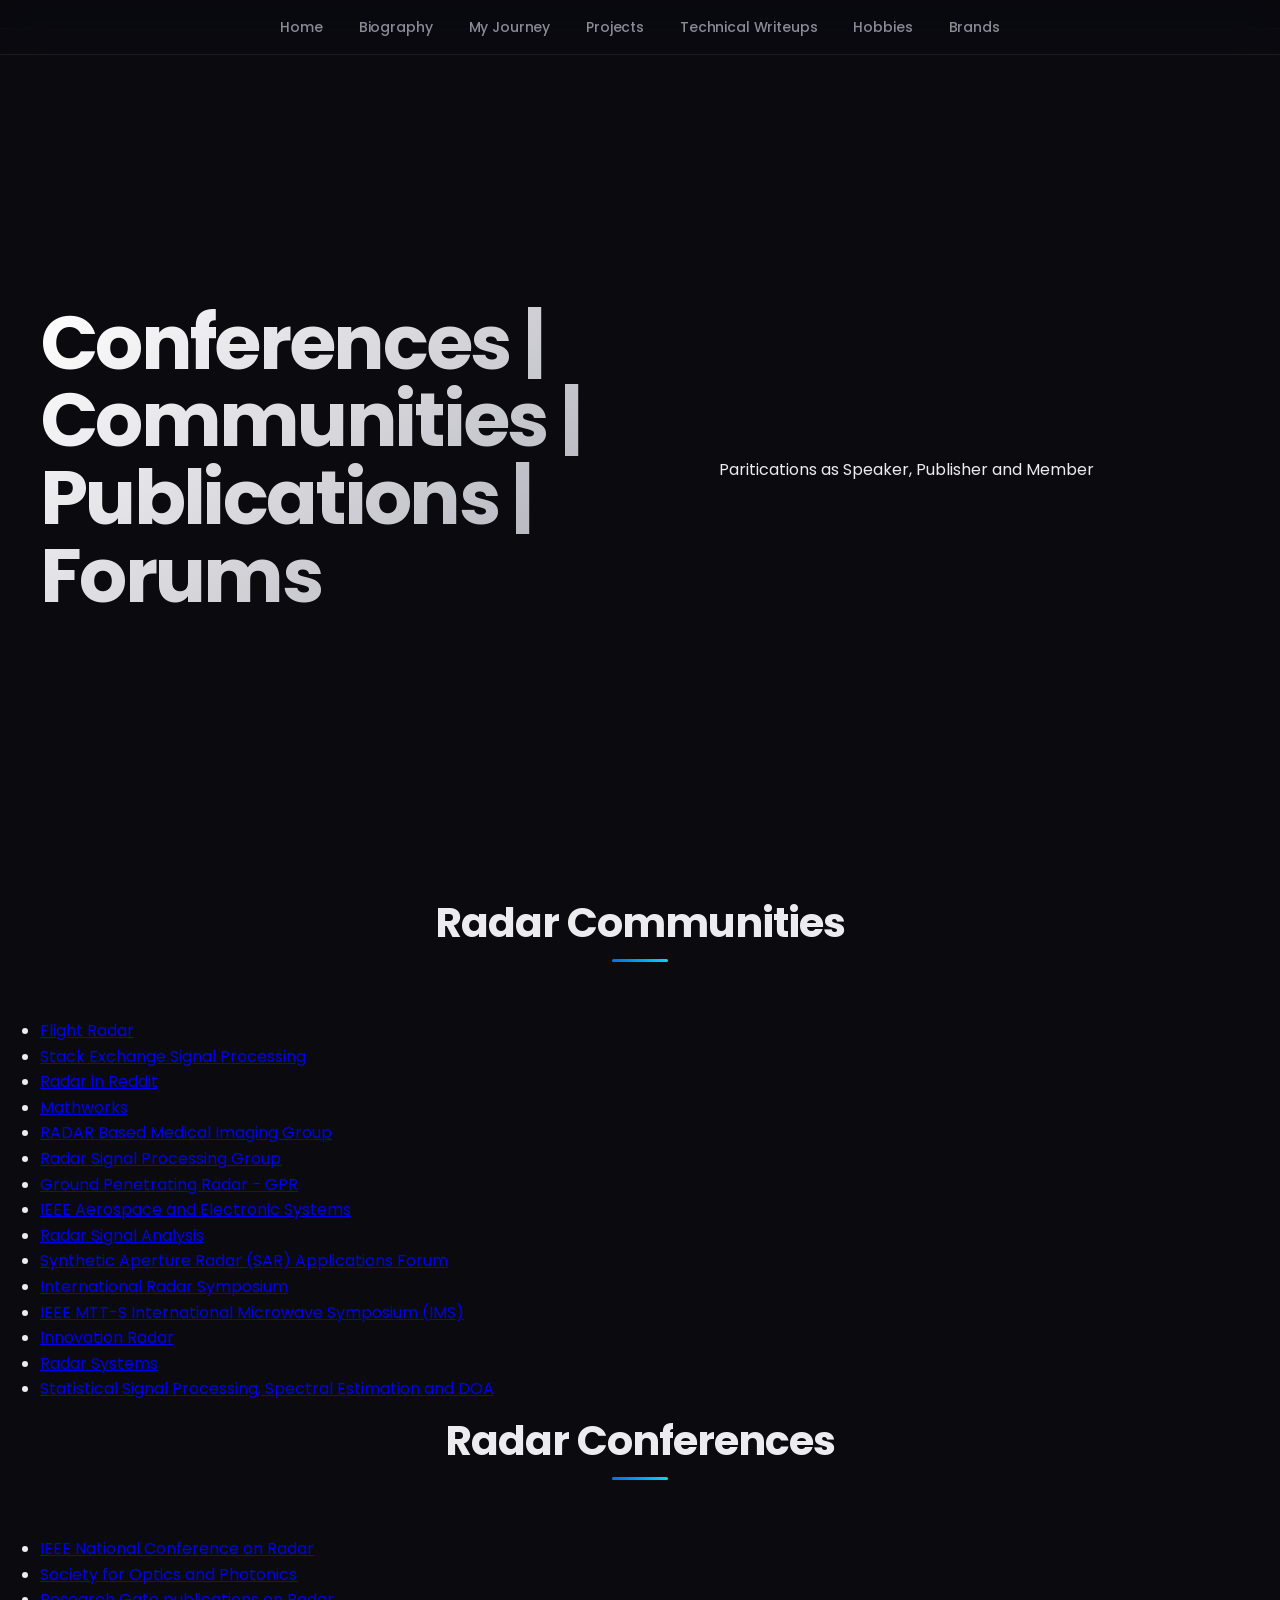
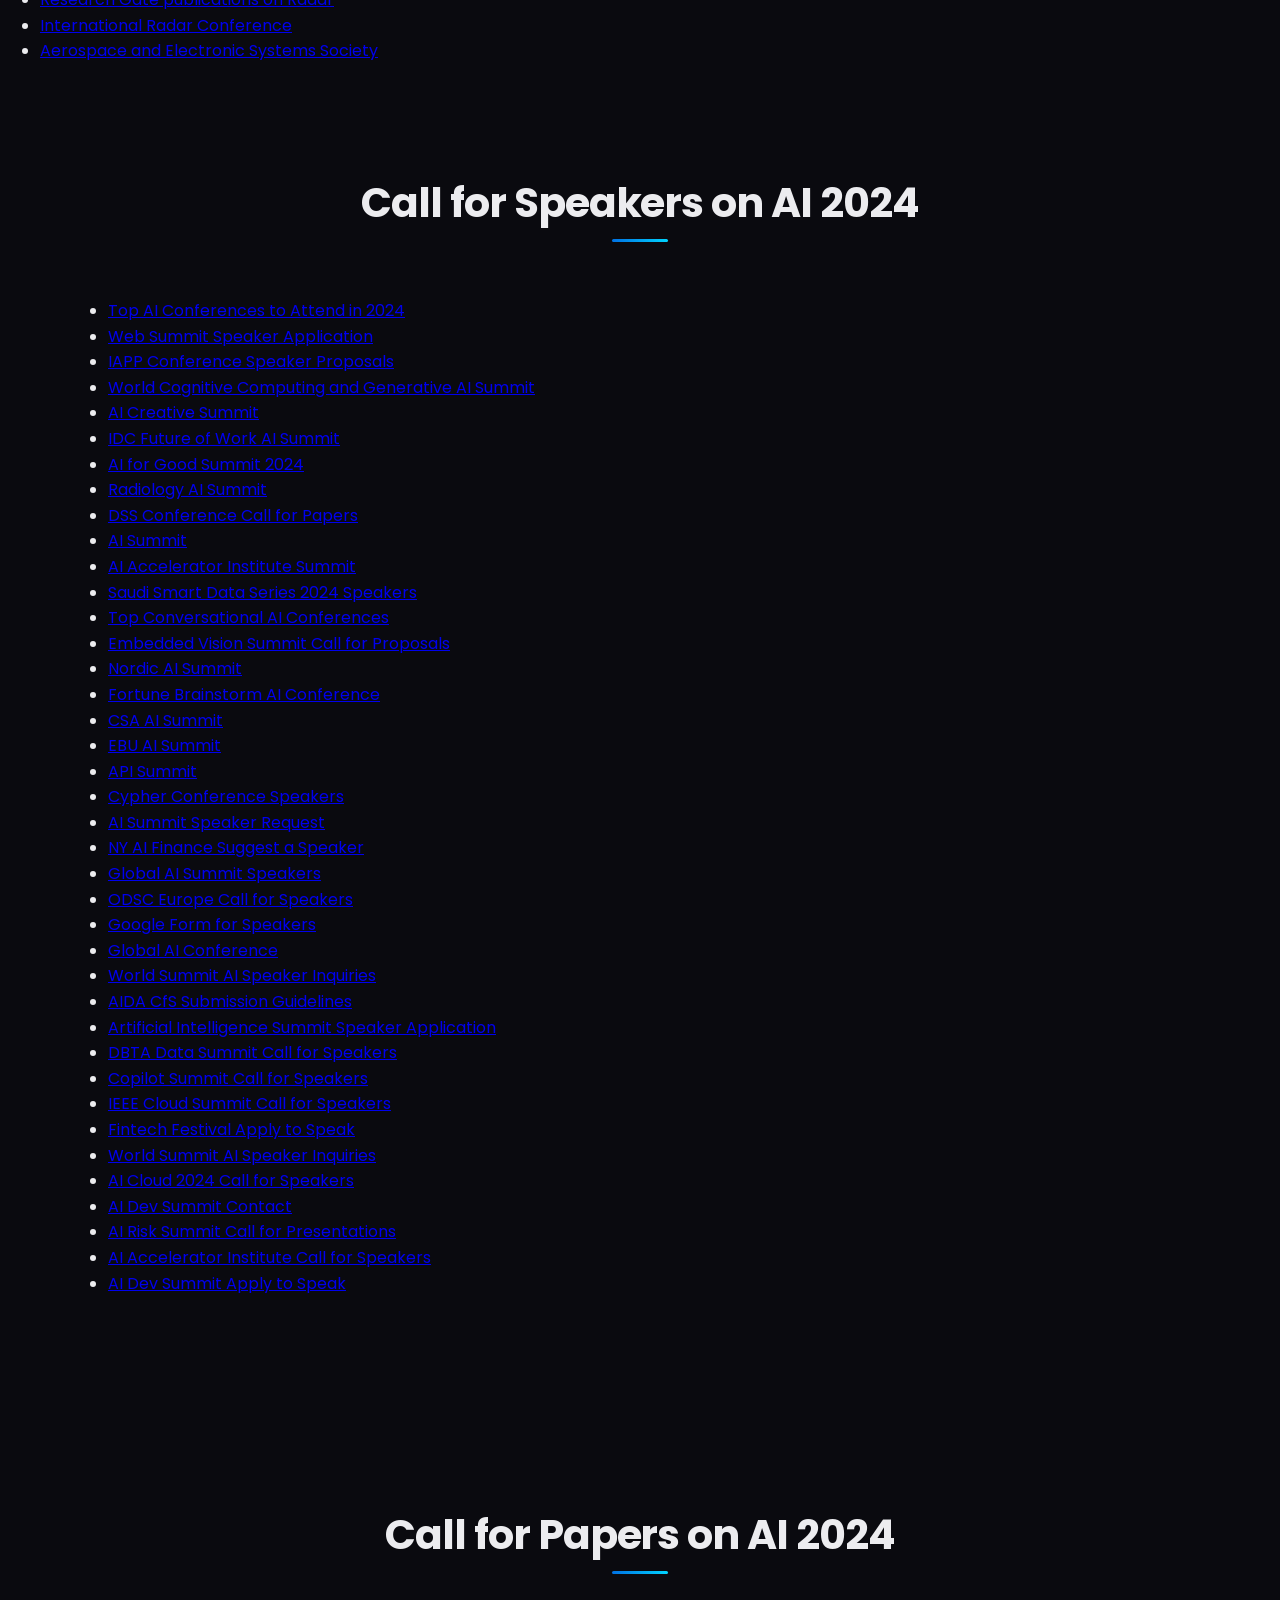
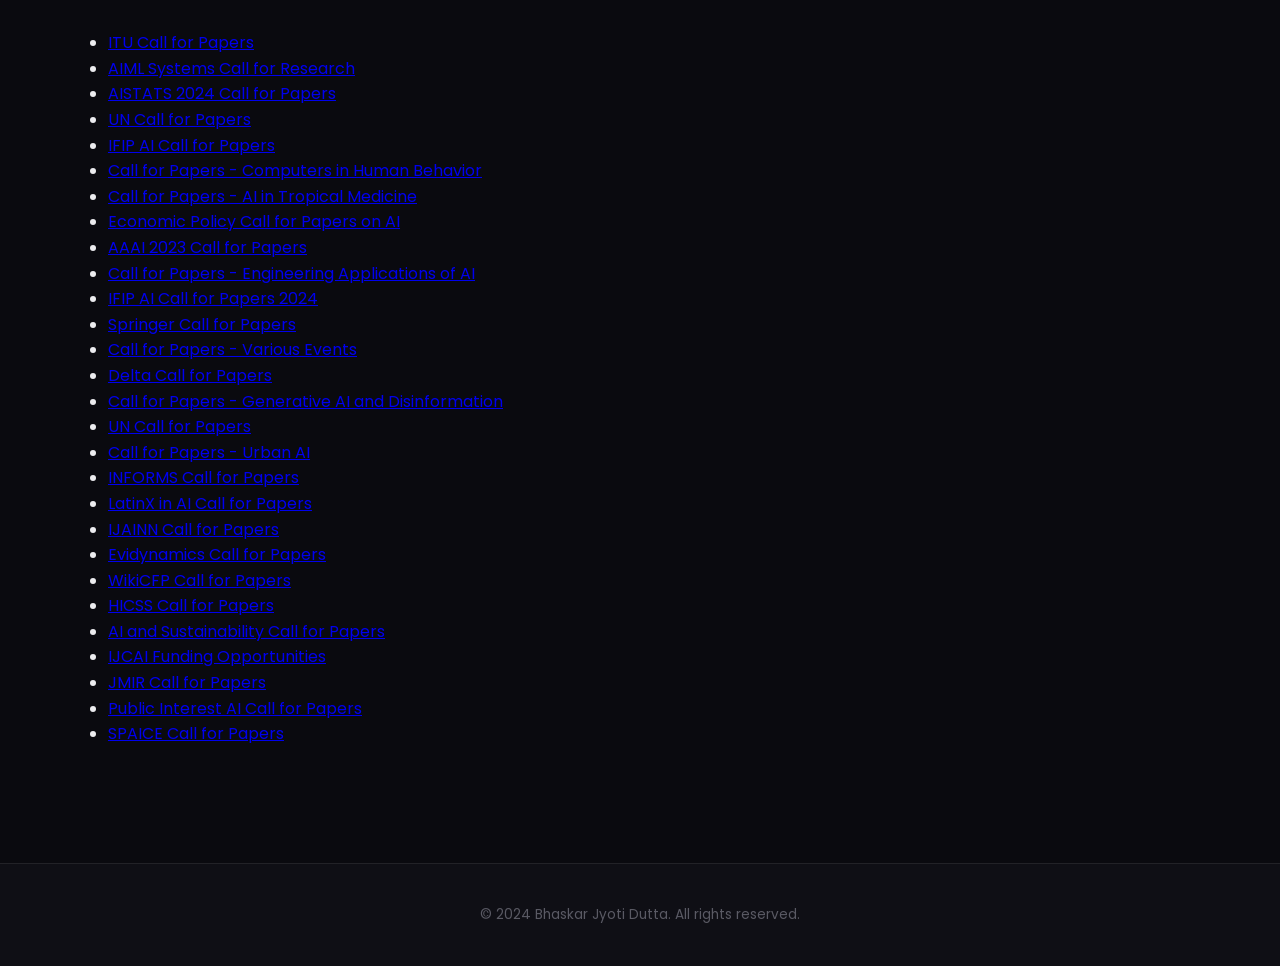
<file: conferences.html>
<!DOCTYPE html>
<html lang="en">
<head>
    <meta charset="UTF-8">
    <meta name="viewport" content="width=device-width, initial-scale=1.0">
    <title>Conferences | Communities | Publications | Forums </title>
    <link rel="stylesheet" href="styles.css">
    <link href="https://fonts.googleapis.com/css2?family=Poppins:wght@300;400;600&display=swap" rel="stylesheet">
    <style>
        body {
            font-family: 'Poppins', sans-serif;
            padding: 0;
            margin: 0;
            background-color: #f4f4f4;
            color: #ffffff;
        }


        .nav {
            background-color: #ffffff;
            padding: 15px 0;
            position: fixed;
            width: 100%;
            top: 0;
            z-index: 1000;
        }

        .nav ul {
            list-style-type: none;
            display: flex;
            justify-content: center;
            align-items: center;
            padding: 0;
            margin: 0;
            flex-wrap: wrap;
        }

        .nav li {
            margin: 5px 10px;
        }

        .nav a, .nav button {
            color: #fff;
            text-decoration: none;
            font-size: 14px;
            font-weight: 300;
            transition: color 0.3s;
            padding: 10px;
            background: none;
            border: none;
            cursor: pointer;
            font-family: 'Poppins', sans-serif;
        }

        .nav a:hover, .nav button:hover {
            color: var(--primary-color);
        }

       .section-title {
            text-align: center;
            font-size: 2.5em;
            margin-bottom: 20px;
            color: #ffffff;
        }

        footer {
            text-align: center;
            padding: 20px;
            background-color: #ffffff;
            color: white;
        }
    </style>
</head>
<body>
    <nav class="nav">
        <!-- Your navigation menu -->
    </nav>
    <!DOCTYPE html>
    <html lang="en">
    <head>
        <meta charset="UTF-8">
        <meta name="viewport" content="width=device-width, initial-scale=1.0">
        <title> Conferences | Publications | Forums | Communities </title>
        <link rel="stylesheet" href="styles.css">
        <link href="https://fonts.googleapis.com/css2?family=Poppins:wght@300;400;600&display=swap" rel="stylesheet">
    </head>
    <body>
        <nav class="nav">
            <ul>
                <li><a href="index.html#home">Home</a></li>
                <li><a href="index.html#biography">Biography</a></li>
                <li><a href="index.html#journey">My Journey</a></li>
                <li><a href="index.html#projects">Projects</a></li>
                <li><a href="index.html#blogs">Technical Writeups</a></li>
                <li><a href="index.html#hobbies">Hobbies</a></li>
                <li><a href="index.html#brands">Brands</a></li>
               <!-- <li><button id="toggle-dark-mode">Bright Mode</button></li> -->
            </ul>
        </nav>
        <header class="hero" id="home">
            <div class="hero-content">
                <h1>Conferences | Communities | Publications | Forums</h1>
                <p>Paritications as Speaker, Publisher and Member</p>
            </div>
        </header>
        <main>
            <section class="radar-communities">
                <h2 class="section-title">Radar Communities</h2>
                <ul>
                    <li><a href="https://forum.flightradar24.com/forum/radar-forums/" target="_blank">Flight Radar</a></li>
                    <li><a href="https://dsp.stackexchange.com/questions/tagged/radar" target="_blank">Stack Exchange Signal Processing</a></li>
                    <li><a href="https://www.reddit.com/r/Radar/" target="_blank">Radar in Reddit</a></li>
                    <li><a href="https://www.mathworks.com/support/search.html?c%5B%5D=support&q=radar&fq%5B%5D=source:community&page=1" target="_blank">Mathworks</a></li>
                    <li><a href="https://www.linkedin.com/groups/4856492/" target="_blank">RADAR Based Medical Imaging Group</a></li>
                    <li><a href="https://www.linkedin.com/groups/13698879/" target="_blank">Radar Signal Processing Group</a></li>
                    <li><a href="https://www.linkedin.com/groups/14101384/" target="_blank">Ground Penetrating Radar - GPR</a></li>
                    <li><a href="https://www.linkedin.com/groups/2912415/" target="_blank">IEEE Aerospace and Electronic Systems</a></li>
                    <li><a href="https://www.linkedin.com/groups/4628391/" target="_blank">Radar Signal Analysis</a></li>
                    <li><a href="https://www.linkedin.com/groups/3823791/" target="_blank">Synthetic Aperture Radar (SAR) Applications Forum</a></li>
                    <li><a href="https://www.linkedin.com/groups/4189948/" target="_blank">International Radar Symposium</a></li>
                    <li><a href="https://www.linkedin.com/groups/2375668/" target="_blank">IEEE MTT-S International Microwave Symposium (IMS)</a></li>
                    <li><a href="https://www.linkedin.com/groups/13680317/" target="_blank">Innovation Radar</a></li>
                    <li><a href="https://www.linkedin.com/groups/3472759/" target="_blank">Radar Systems</a></li>
                    <li><a href="https://www.linkedin.com/groups/2480740/" target="_blank">Statistical Signal Processing, Spectral Estimation and DOA</a></li>

                    
                </ul>
            </section>
            
            <section class="radar-conferences">
                <h2 class="section-title">Radar Conferences</h2>
                <ul>
                    <li><a href="https://ieeexplore.ieee.org/xpl/conhome/1001138/all-proceedings/" target="_blank">IEEE National Conference on Radar</a></li>
                    <li><a href="https://spie.org/search?term=radar&x=0&y=0&pageSize=50&pagesVisited=1&sortBy=Relevance#_=_"
                        target="_blank">Society for Optics and Photonics</a></li>
                    <li><a href="https://www.researchgate.net/search/publication?q=radar" target="_blank">Research Gate publications on Radar</a></li>
                    <li><a href="http://ietradar.org/index.asp" target="_blank">International Radar Conference</a></li>
                    <li><a href="https://ieee-aess.org/" target="_blank">Aerospace and Electronic Systems Society </a></li>
                </ul>
            </section>

            <section class="call-for-speakers">
                <h2 class="section-title">Call for Speakers on AI 2024</h2>
                <ul>
                    <li><a href="https://oxfordabstracts.com/blog/top-ai-conferences-to-attend-in-2024/" target="_blank">Top AI Conferences to Attend in 2024</a></li>
                    <li><a href="https://websummit.com/speaker-application/" target="_blank">Web Summit Speaker Application</a></li>
                    <li><a href="https://iapp.org/conference/speak-at-an-iapp-conference/proposals/" target="_blank">IAPP Conference Speaker Proposals</a></li>
                    <li><a href="https://www.luxatiainternational.com/product/world-cognitive-computing-and-generative-ai-summit-1" target="_blank">World Cognitive Computing and Generative AI Summit</a></li>
                    <li><a href="https://www.aicreativesummit.co.uk/" target="_blank">AI Creative Summit</a></li>
                    <li><a href="https://www.idc.com/eu/events/71129-idc-future-of-work-ai-summit" target="_blank">IDC Future of Work AI Summit</a></li>
                    <li><a href="https://aiforgood.itu.int/summit24/" target="_blank">AI for Good Summit 2024</a></li>
                    <li><a href="https://www.radiologyaisummit.com/" target="_blank">Radiology AI Summit</a></li>
                    <li><a href="https://ml.dssconf.pl/cfp/en/" target="_blank">DSS Conference Call for Papers</a></li>
                    <li><a href="https://live.afr.com/aisummit/" target="_blank">AI Summit</a></li>
                    <li><a href="https://world.aiacceleratorinstitute.com/location/newyork/" target="_blank">AI Accelerator Institute Summit</a></li>
                    <li><a href="https://saudi.smartdataseries.com/2024-speakers/" target="_blank">Saudi Smart Data Series 2024 Speakers</a></li>
                    <li><a href="https://www.callcentrehelper.com/top-conversational-ai-conferences-events-232553.htm" target="_blank">Top Conversational AI Conferences</a></li>
                    <li><a href="https://embeddedvisionsummit.com/call-proposals/" target="_blank">Embedded Vision Summit Call for Proposals</a></li>
                    <li><a href="https://nordicaisummit.no/" target="_blank">Nordic AI Summit</a></li>
                    <li><a href="https://fortune.com/conferences/fortune-brainstorm-a-i-2023" target="_blank">Fortune Brainstorm AI Conference</a></li>
                    <li><a href="https://gateway.on24.com/wcc/eh/4397020/csa-ai-summit" target="_blank">CSA AI Summit</a></li>
                    <li><a href="https://www.ebu.ch/events/2023/12/ai-summit" target="_blank">EBU AI Summit</a></li>
                    <li><a href="https://konghq.com/events/conferences/api-summit?utm_source=google&utm_medium=cpc&utm_campaign=kong-api-summit-2024&utm_term=ai%20summit&utm_content=api-summit_event_nonbrand&gad_source=1&gclid=Cj0KCQjwiOy1BhDCARIsADGvQnDXmHAQ5ipmADJIHHeIhblcuG06OTaLMNisc0Hf4OOy26up5AwMQcQaAlqvEALw_wcB" target="_blank">API Summit</a></li>
                    <li><a href="https://cypher.analyticsindiamag.com/speakers/speakers-2022/" target="_blank">Cypher Conference Speakers</a></li>
                    <li><a href="https://productledhub.com/ai-summit/speaker-request/" target="_blank">AI Summit Speaker Request</a></li>
                    <li><a href="https://ny-ai-finance.re-work.co/suggest-a-speaker" target="_blank">NY AI Finance Suggest a Speaker</a></li>
                    <li><a href="https://globalaisummit.org/en/Pages/Speakers.aspx" target="_blank">Global AI Summit Speakers</a></li>
                    <li><a href="https://odsc.com/europe/call-for-speakers-europe/" target="_blank">ODSC Europe Call for Speakers</a></li>
                    <li><a href="https://docs.google.com/forms/d/e/1FAIpQLSdVXtRaPAuVtmokxDhtBeSe6CiIZRwdvHXMRzeBVZM802hBgA/viewform" target="_blank">Google Form for Speakers</a></li>
                    <li><a href="https://global-aiconference.com/" target="_blank">Global AI Conference</a></li>
                    <li><a href="https://worldsummit.ai/form-speakers-enquiries/" target="_blank">World Summit AI Speaker Inquiries</a></li>
                    <li><a href="https://aidaq.berlin/sites/default/files/2024-01/AIDA_CfS_Submission_Guidelines%202024.pdf" target="_blank">AIDA CfS Submission Guidelines</a></li>
                    <li><a href="https://artificialintelligencesummit.com/november-2024/speakers/apply-to-speak" target="_blank">Artificial Intelligence Summit Speaker Application</a></li>
                    <li><a href="https://www.dbta.com/DataSummit/2023/CallForSpeakers.aspx" target="_blank">DBTA Data Summit Call for Speakers</a></li>
                    <li><a href="https://copilot.summitna.com/call-for-speakers/" target="_blank">Copilot Summit Call for Speakers</a></li>
                    <li><a href="https://www.ieeecloudsummit.org/call-for-industrial-speakers-ai" target="_blank">IEEE Cloud Summit Call for Speakers</a></li>
                    <li><a href="https://www.fintechfestival.sg/apply-to-speak?utm_medium=paid-search&utm_source=google&utm_term=sg-my-au-nz&utm_content=topical-event-kw&utm_campaign=phase1-networking" target="_blank">Fintech Festival Apply to Speak</a></li>
                    <li><a href="https://worldsummit.ai/form-speakers-enquiries/" target="_blank">World Summit AI Speaker Inquiries</a></li>
                    <li><a href="https://sessionize.com/aicloud2024/" target="_blank">AI Cloud 2024 Call for Speakers</a></li>
                    <li><a href="https://aidevsummit.co/contact/" target="_blank">AI Dev Summit Contact</a></li>
                    <li><a href="https://www.airisksummit.com/call-for-presentations/" target="_blank">AI Risk Summit Call for Presentations</a></li>
                    <li><a href="https://www.aiacceleratorinstitute.com/call-for-speakers-ai-accelerator-institute/" target="_blank">AI Accelerator Institute Call for Speakers</a></li>
                    <li><a href="https://aidevsummit.co/speakers/apply-to-speak/" target="_blank">AI Dev Summit Apply to Speak</a></li>
                </ul>
            </section>

            <section class="call-for-papers">
                <h2 class="section-title">Call for Papers on AI 2024</h2>
                <ul>
                    <li><a href="https://www.itu.int/en/journal/001/Pages/cfp.aspx" target="_blank">ITU Call for Papers</a></li>
                    <li><a href="https://www.aimlsystems.org/2024/callresearch/" target="_blank">AIML Systems Call for Research</a></li>
                    <li><a href="http://aistats.org/aistats2024/call-for-papers.html" target="_blank">AISTATS 2024 Call for Papers</a></li>
                    <li><a href="https://www.un.org/techenvoy/content/call-papers" target="_blank">UN Call for Papers</a></li>
                    <li><a href="https://ifipaiai.org/2023/call-for-papers/" target="_blank">IFIP AI Call for Papers</a></li>
                    <li><a href="https://www.sciencedirect.com/journal/computers-in-human-behavior/about/call-for-papers" target="_blank">Call for Papers - Computers in Human Behavior</a></li>
                    <li><a href="https://academic.oup.com/trstmh/pages/call-for-papers-artificial-intelligence" target="_blank">Call for Papers - AI in Tropical Medicine</a></li>
                    <li><a href="https://www.economic-policy.org/call-for-papers/ai/" target="_blank">Economic Policy Call for Papers on AI</a></li>
                    <li><a href="https://aaai-23.aaai.org/aaai23call/" target="_blank">AAAI 2023 Call for Papers</a></li>
                    <li><a href="https://www.sciencedirect.com/journal/engineering-applications-of-artificial-intelligence/about/call-for-papers" target="_blank">Call for Papers - Engineering Applications of AI</a></li>
                    <li><a href="https://ifipaiai.org/2024/call-for-papers/" target="_blank">IFIP AI Call for Papers 2024</a></li>
                    <li><a href="https://link.springer.com/journal/146/updates/17229944" target="_blank">Springer Call for Papers</a></li>
                    <li><a href="https://www.call4paper.com/listBySubject?type=event&subject=2.2&count=count#google_vignette" target="_blank">Call for Papers - Various Events</a></li>
                    <li><a href="https://delta.scitevents.org/CallForPapers.aspx" target="_blank">Delta Call for Papers</a></li>
                    <li><a href="https://edmo.eu/edmo-news/call-for-papers-generative-ai-and-disinformation-ijoc-special-section/" target="_blank">Call for Papers - Generative AI and Disinformation</a></li>
                    <li><a href="https://www.un.org/techenvoy/es/content/call-papers" target="_blank">UN Call for Papers</a></li>
                    <li><a href="https://heigit.org/call-for-papers-special-issue-on-urban-ai-in-environment-and-planning-b/" target="_blank">Call for Papers - Urban AI</a></li>
                    <li><a href="https://pubsonline.informs.org/page/ijoc/calls-for-papers" target="_blank">INFORMS Call for Papers</a></li>
                    <li><a href="https://research.latinxinai.org/pages/callforpapers.html" target="_blank">LatinX in AI Call for Papers</a></li>
                    <li><a href="https://www.ijainn.latticescipub.com/call-for-papers/" target="_blank">IJAINN Call for Papers</a></li>
                    <li><a href="https://www.evidynamics.com/call-for-papers" target="_blank">Evidynamics Call for Papers</a></li>
                    <li><a href="http://www.wikicfp.com/cfp/call?conference=artificial%20intelligence" target="_blank">WikiCFP Call for Papers</a></li>
                    <li><a href="https://hicss.hawaii.edu/authors/" target="_blank">HICSS Call for Papers</a></li>
                    <li><a href="https://www.uni-stuttgart.de/en/university/news/all/Call-for-papers-Artificial-Intelligence-and-Sustainability/" target="_blank">AI and Sustainability Call for Papers</a></li>
                    <li><a href="https://aij.ijcai.org/funding-opportunities-for-promoting-ai-research/" target="_blank">IJCAI Funding Opportunities</a></li>
                    <li><a href="https://mededu.jmir.org/announcements/365" target="_blank">JMIR Call for Papers</a></li>
                    <li><a href="https://www.hiig.de/en/call-for-papers-public-interest-ai/" target="_blank">Public Interest AI Call for Papers</a></li>
                    <li><a href="https://spaice.esa.int/call-for-papers/" target="_blank">SPAICE Call for Papers</a></li>
                </ul>
            </section>
        </main>

        <footer>
            <p>&copy; 2024 Bhaskar Jyoti Dutta. All rights reserved.</p>
        </footer>
        <script src="scripts.js"></script>

    </body>
    </html>
</file>
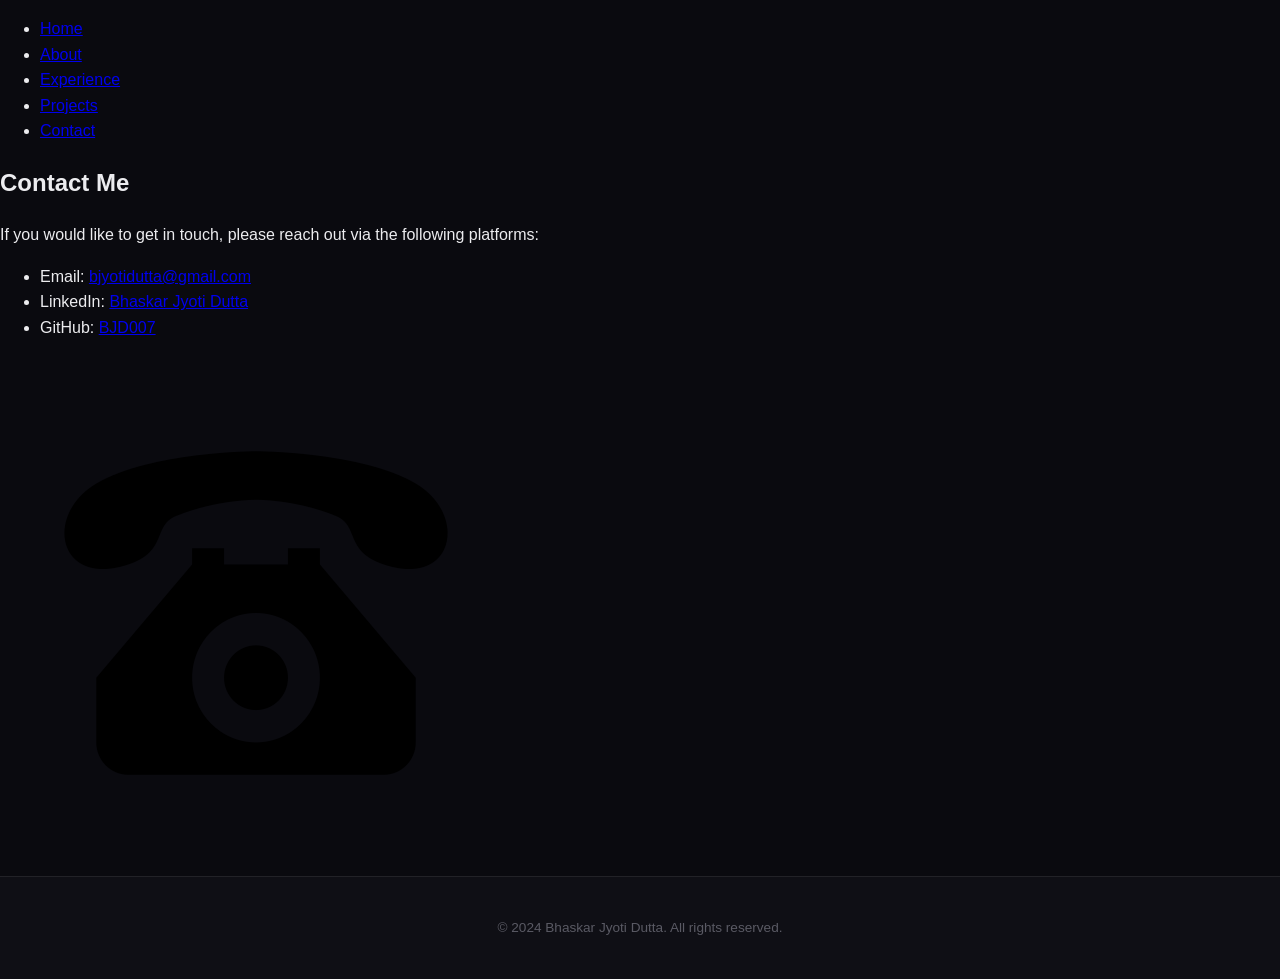
<file: contact.html>
<!DOCTYPE html>
<html lang="en">
<head>
    <meta charset="UTF-8">
    <meta name="viewport" content="width=device-width, initial-scale=1.0">
    <title>Contact - Bhaskar Jyoti Dutta</title>
    <link rel="stylesheet" href="styles.css">
</head>
<body>
    <header>
        <nav>
            <ul>
                <li><a href="index.html">Home</a></li>
                <li><a href="about.html">About</a></li>
                <li><a href="experience.html">Experience</a></li>
                <li><a href="projects.html">Projects</a></li>
                <li><a href="contact.html">Contact</a></li>
            </ul>
        </nav>
    </header>
    <main>
        <section class="contact">
            <h1>Contact Me</h1>
            <p>If you would like to get in touch, please reach out via the following platforms:</p>
            <ul>
                <li>Email: <a href="mailto:bjyotidutta@gmail.com">bjyotidutta@gmail.com</a></li>
                <li>LinkedIn: <a href="https://www.linkedin.com/in/bhaskarjdutta" target="_blank">Bhaskar Jyoti Dutta</a></li>
                <li>GitHub: <a href="https://github.com/BJD007" target="_blank">BJD007</a></li>
            </ul>
            <img src="images/contact-image.jpg" alt="Contact" class="contact-image">
        </section>
    </main>
    <footer>
        <p>&copy; 2024 Bhaskar Jyoti Dutta. All rights reserved.</p>
    </footer>
</body>
</html>
</file>
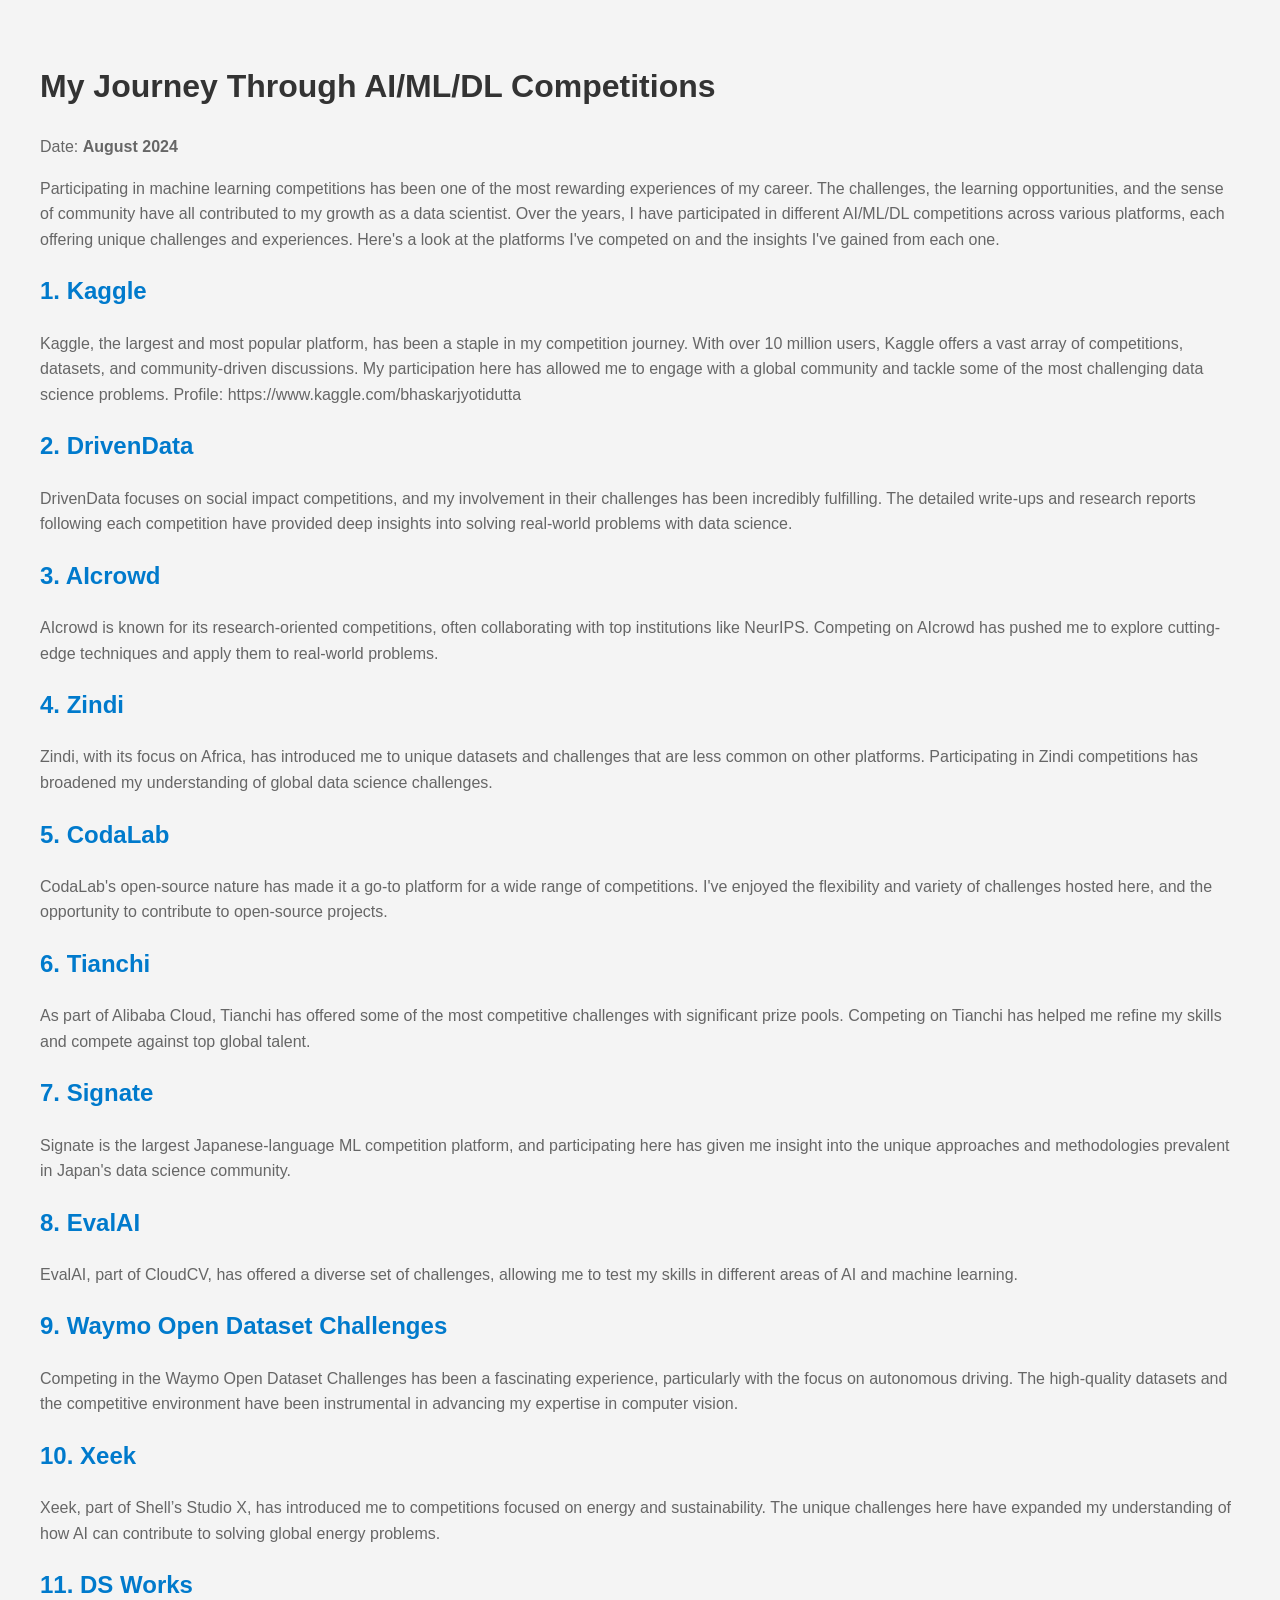
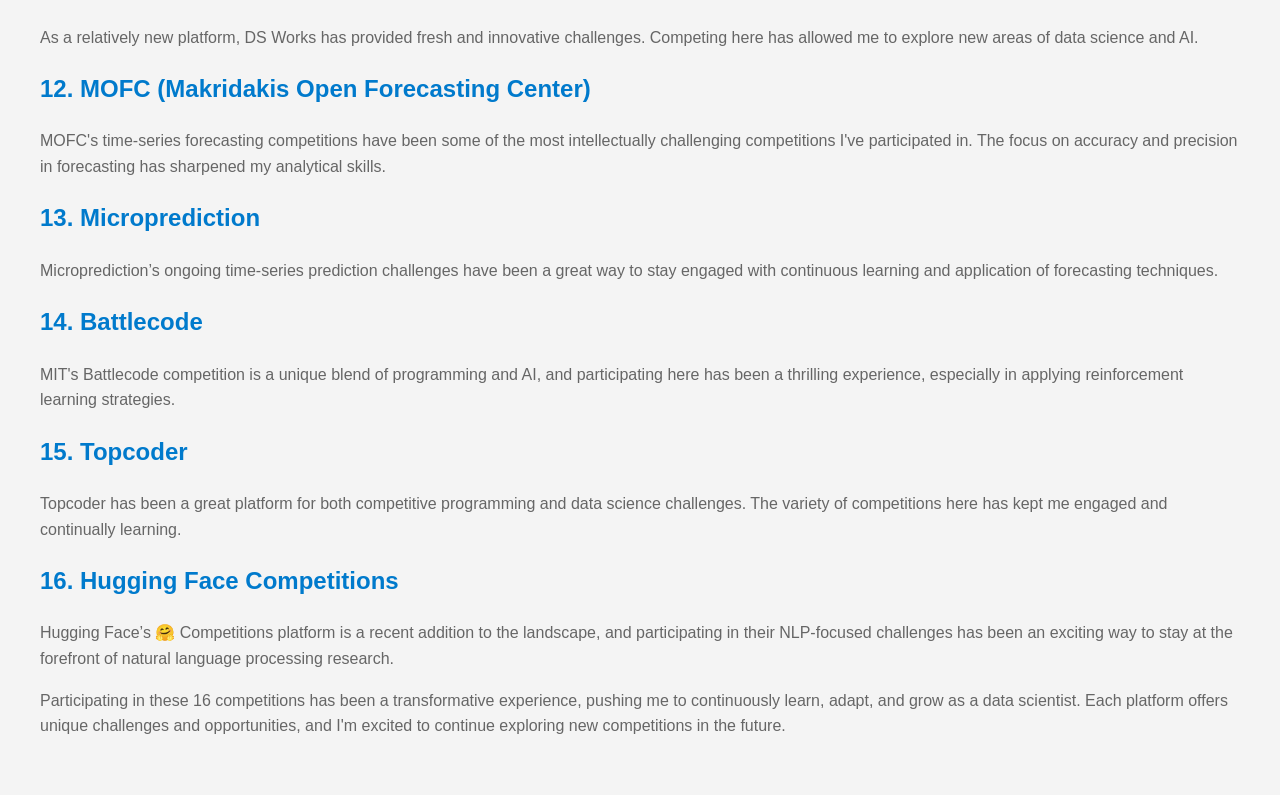
<file: hobbies/competition.html>
<!DOCTYPE html>
<html lang="en">
<head>
    <meta charset="UTF-8">
    <meta name="viewport" content="width=device-width, initial-scale=1.0">
    <title>My Journey Through AI/ML/DL Competitions</title>
    <style>
        body {
            font-family: Arial, sans-serif;
            line-height: 1.6;
            margin: 20px;
            padding: 20px;
            background-color: #f4f4f4;
        }
        h1 {
            color: #333;
        }
        h2 {
            color: #555;
        }
        p {
            color: #666;
        }
        ul {
            list-style-type: square;
            margin-left: 20px;
        }
        li {
            margin-bottom: 10px;
        }
        .platform-title {
            color: #007acc;
        }
    </style>
</head>
<body>
    <h1>My Journey Through AI/ML/DL Competitions</h1>
    <p>Date: <strong>August 2024</strong></p>
    
    <p>Participating in machine learning competitions has been one of the most rewarding experiences of my career. The challenges, the learning opportunities, and the sense of community have all contributed to my growth as a data scientist. Over the years, I have participated in different AI/ML/DL competitions across various platforms, each offering unique challenges and experiences. Here's a look at the platforms I've competed on and the insights I've gained from each one.</p>
    
    <h2 class="platform-title">1. Kaggle</h2>
    <p>Kaggle, the largest and most popular platform, has been a staple in my competition journey. With over 10 million users, Kaggle offers a vast array of competitions, datasets, and community-driven discussions. My participation here has allowed me to engage with a global community and tackle some of the most challenging data science problems. Profile: https://www.kaggle.com/bhaskarjyotidutta </p>
    
    <h2 class="platform-title">2. DrivenData</h2>
    <p>DrivenData focuses on social impact competitions, and my involvement in their challenges has been incredibly fulfilling. The detailed write-ups and research reports following each competition have provided deep insights into solving real-world problems with data science.</p>
    
    <h2 class="platform-title">3. AIcrowd</h2>
    <p>AIcrowd is known for its research-oriented competitions, often collaborating with top institutions like NeurIPS. Competing on AIcrowd has pushed me to explore cutting-edge techniques and apply them to real-world problems.</p>
    
    <h2 class="platform-title">4. Zindi</h2>
    <p>Zindi, with its focus on Africa, has introduced me to unique datasets and challenges that are less common on other platforms. Participating in Zindi competitions has broadened my understanding of global data science challenges.</p>
    
    <h2 class="platform-title">5. CodaLab</h2>
    <p>CodaLab's open-source nature has made it a go-to platform for a wide range of competitions. I've enjoyed the flexibility and variety of challenges hosted here, and the opportunity to contribute to open-source projects.</p>
    
    <h2 class="platform-title">6. Tianchi</h2>
    <p>As part of Alibaba Cloud, Tianchi has offered some of the most competitive challenges with significant prize pools. Competing on Tianchi has helped me refine my skills and compete against top global talent.</p>
    
    <h2 class="platform-title">7. Signate</h2>
    <p>Signate is the largest Japanese-language ML competition platform, and participating here has given me insight into the unique approaches and methodologies prevalent in Japan's data science community.</p>
    
    <h2 class="platform-title">8. EvalAI</h2>
    <p>EvalAI, part of CloudCV, has offered a diverse set of challenges, allowing me to test my skills in different areas of AI and machine learning.</p>
    
    <h2 class="platform-title">9. Waymo Open Dataset Challenges</h2>
    <p>Competing in the Waymo Open Dataset Challenges has been a fascinating experience, particularly with the focus on autonomous driving. The high-quality datasets and the competitive environment have been instrumental in advancing my expertise in computer vision.</p>
    
    <h2 class="platform-title">10. Xeek</h2>
    <p>Xeek, part of Shell’s Studio X, has introduced me to competitions focused on energy and sustainability. The unique challenges here have expanded my understanding of how AI can contribute to solving global energy problems.</p>
    
    <h2 class="platform-title">11. DS Works</h2>
    <p>As a relatively new platform, DS Works has provided fresh and innovative challenges. Competing here has allowed me to explore new areas of data science and AI.</p>
    
    <h2 class="platform-title">12. MOFC (Makridakis Open Forecasting Center)</h2>
    <p>MOFC's time-series forecasting competitions have been some of the most intellectually challenging competitions I've participated in. The focus on accuracy and precision in forecasting has sharpened my analytical skills.</p>
    
    <h2 class="platform-title">13. Microprediction</h2>
    <p>Microprediction’s ongoing time-series prediction challenges have been a great way to stay engaged with continuous learning and application of forecasting techniques.</p>
    
    <h2 class="platform-title">14. Battlecode</h2>
    <p>MIT's Battlecode competition is a unique blend of programming and AI, and participating here has been a thrilling experience, especially in applying reinforcement learning strategies.</p>
    
    <h2 class="platform-title">15. Topcoder</h2>
    <p>Topcoder has been a great platform for both competitive programming and data science challenges. The variety of competitions here has kept me engaged and continually learning.</p>
    
    <h2 class="platform-title">16. Hugging Face Competitions</h2>
    <p>Hugging Face’s 🤗 Competitions platform is a recent addition to the landscape, and participating in their NLP-focused challenges has been an exciting way to stay at the forefront of natural language processing research.</p>
    
    <p>Participating in these 16 competitions has been a transformative experience, pushing me to continuously learn, adapt, and grow as a data scientist. Each platform offers unique challenges and opportunities, and I'm excited to continue exploring new competitions in the future.</p>
</body>
</html>
</file>
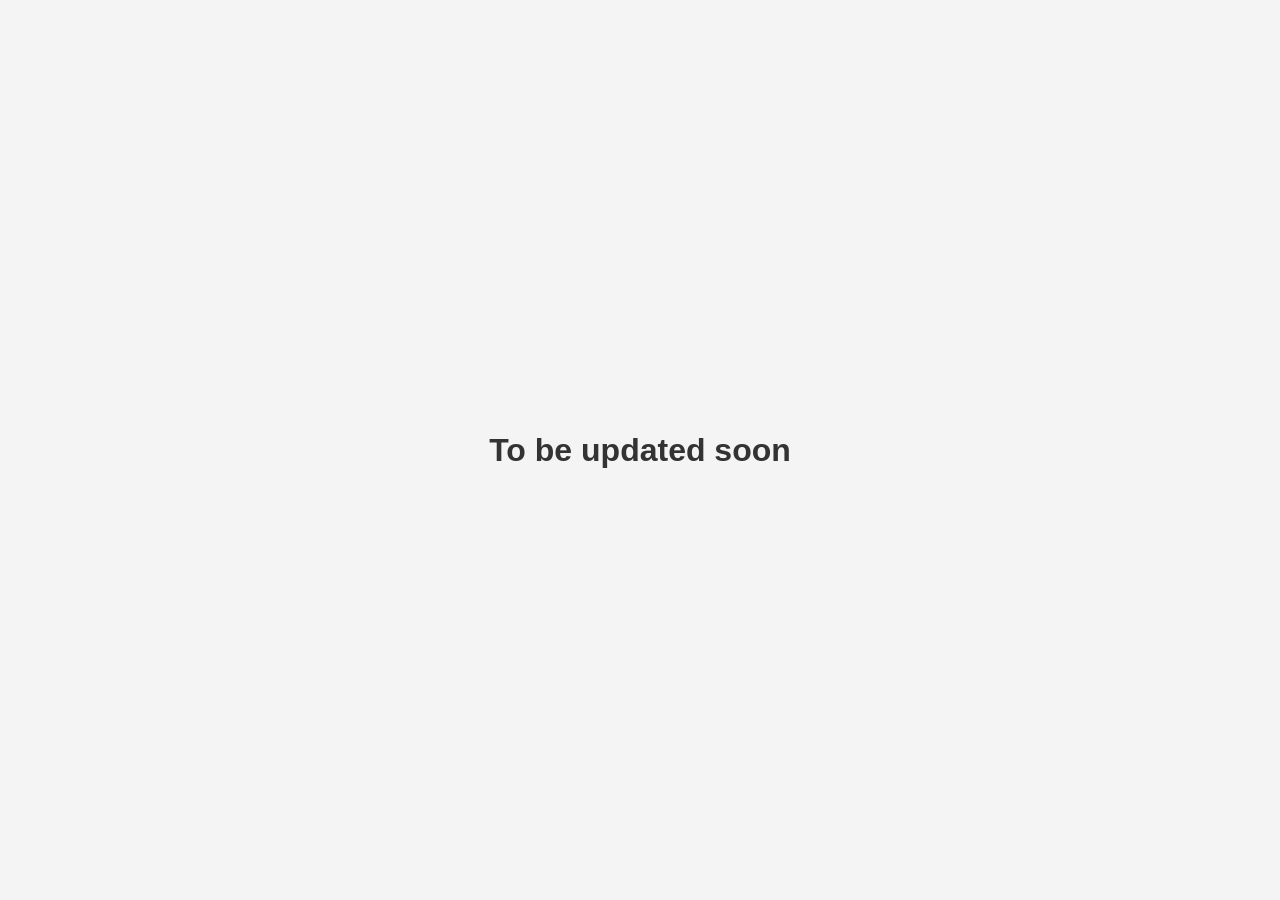
<file: hobbies/music_blog.html>
<!DOCTYPE html>
<html lang="en">
<head>
    <meta charset="UTF-8">
    <meta name="viewport" content="width=device-width, initial-scale=1.0">
    <title>Coming Soon</title>
    <style>
        body {
            display: flex;
            justify-content: center;
            align-items: center;
            height: 100vh;
            margin: 0;
            font-family: Arial, sans-serif;
            background-color: #f4f4f4;
            color: #333;
        }
        h1 {
            font-size: 2em;
            text-align: center;
        }
    </style>
</head>
<body>
    <h1>To be updated soon</h1>
</body>
</html>
</file>
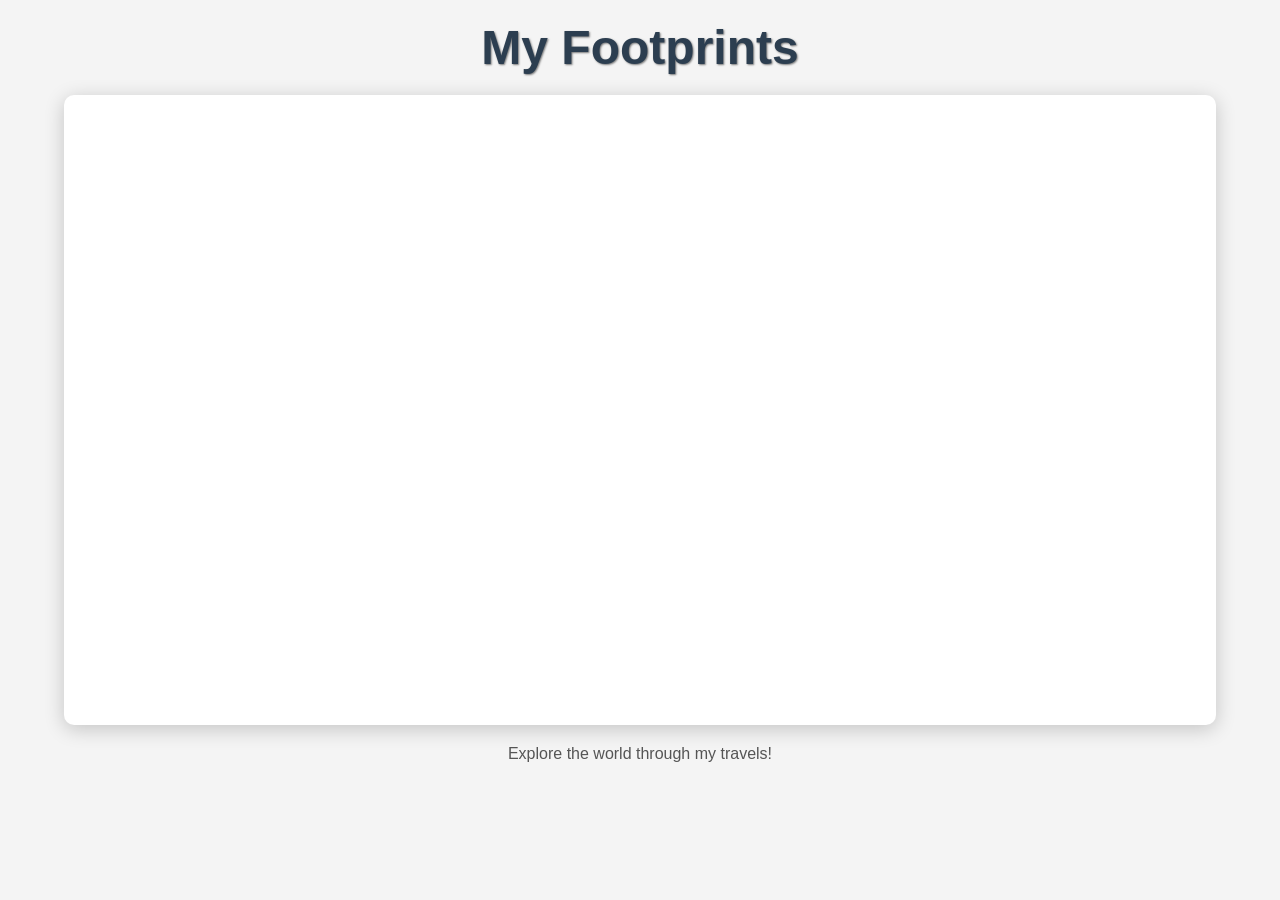
<file: hobbies/myVisitedPlaces.html>
<!DOCTYPE html>
<html lang="en">
<head>
    <meta charset="UTF-8" />
    <title>My Footprints</title>
    <meta name="apple-mobile-web-app-capable" content="yes">
    <meta name="apple-mobile-web-app-status-bar-style" content="white">
    <meta name="viewport" content="width=device-width, minimum-scale=1, initial-scale=1, user-scalable=yes, minimal-ui">
    <meta name="description" content="I visited 15 countries out of 257. That's 5.8% of all countries in the world! #visitedcountries #mytravels #travelmap">
    <meta name="keywords" content="maps, travel, visited countries, charts, visual">
    <meta property="og:title" content="Interactive Visited Places Map" />
    <meta property="og:description" content="I visited 15 countries out of 257. That's 5.8% of all countries in the world! #visitedcountries #mytravels #travelmap" />
    <meta property="og:image" content="https://www.amcharts.com/inspiration/images/shots/index.jpg" />
    
    <style>
        body {
            font-family: -apple-system, BlinkMacSystemFont, "Segoe UI", Roboto, Helvetica, Arial, sans-serif, "Apple Color Emoji", "Segoe UI Emoji", "Segoe UI Symbol";
            padding: 0;
            margin: 0;
            background-color: #f4f4f4; /* Light background for a clean look */
            color: #333; /* Dark text for readability */
            text-align: center;
        }

        h1 {
            font-size: 3em;
            margin: 20px 0;
            color: #2c3e50; /* Darker color for the heading */
            text-shadow: 1px 1px 2px rgba(0, 0, 0, 0.5);
        }

        #chartdiv {
            width: 90%;
            max-width: 1200px; /* Limit max width for larger screens */
            height: 70vh;
            margin: 20px auto;
            border-radius: 10px;
            box-shadow: 0 4px 20px rgba(0, 0, 0, 0.2);
            overflow: hidden;
            background-color: white; /* White background for the chart area */
        }

        footer {
            margin-top: 20px;
            font-size: 1em;
            color: #555; /* Slightly lighter text for footer */
        }

        @media (max-width: 768px) {
            h1 {
                font-size: 2em; /* Smaller heading on mobile */
            }

            #chartdiv {
                height: 50vh; /* Adjust chart height for mobile */
            }
        }
    </style>
</head>
<body>
    <h1>My Footprints</h1>
    <div id="chartdiv"></div>
    
    <script>
        var visitedplaces_config = {
            "map": "world",
            "projection": "geoOrthographic",
            "theme": "dark-green",
            "water": 1,
            "graticule": 1,
            "names": 1,
            "duration": 1000,
            "slider": 0,
            "autoplay": 1,
            "autozoom": "none",
            "data": [
                {
                    "colors": {},
                    "places": []
                },
                {
                    "colors": {},
                    "places": [
                        "IN", "MY", "ID", "JP", "TH", "VN", "PH", "QA", "AE", "SA"
                    ],
                    "text": "Asia",
                    "position": {
                        "zoomLevel": 1.5,
                        "geoPoint": {
                            "longitude": 83.8,
                            "latitude": 33.3
                        },
                        "rotationX": -83.8,
                        "rotationY": -33.3
                    }
                },
                {
                    "colors": {},
                    "places": []
                },
                {
                    "colors": {},
                    "places": []
                },
                {
                    "colors": {},
                    "places": ["US"],
                    "text": "North America",
                    "position": {
                        "zoomLevel": 1.6,
                        "geoPoint": {
                            "longitude": -100.6,
                            "latitude": 44.4
                        },
                        "rotationX": 100.6,
                        "rotationY": -44.4
                    }
                },
                {
                    "colors": {},
                    "places": ["NL", "FR", "ES", "PT"],
                    "text": "Europe",
                    "position": {
                        "zoomLevel": 2.4,
                        "geoPoint": {
                            "longitude": 12.1,
                            "latitude": 53.3
                        },
                        "rotationX": -12.1,
                        "rotationY": -53.3
                    }
                }
            ],
            "width": 1854,
            "height": 744,
            "home": "SG"
        };
    </script>
    <script src="https://www.visitedplaces.com/js/common.js"></script>
    <script src="https://www.visitedplaces.com/js/viewer.js"></script>
    
    <footer>
        <p>Explore the world through my travels!</p>
    </footer>
</body>
</html>
</file>
<file: styles.css>
/* ---------- Design tokens ---------- */
:root {
    --bg: #0a0a0f;
    --bg-soft: #0f0f15;
    --surface: #14141c;
    --surface-2: #1c1c26;
    --border: rgba(255, 255, 255, 0.08);
    --border-strong: rgba(255, 255, 255, 0.14);
    --text: #ececef;
    --text-muted: #8a8a94;
    --text-dim: #5a5a64;
    --primary: #0071e3;
    --primary-hover: #1a8cf5;
    --accent: #00d4ff;
    --accent-2: #6366f1;
    --success: #22c55e;
    --radius: 14px;
    --radius-lg: 20px;
    --max-w: 1200px;
    --ease: cubic-bezier(0.22, 1, 0.36, 1);

    /* Legacy aliases for unchanged sections */
    --primary-color: var(--primary);
    --text-color: var(--text);
    --background-color: var(--bg);
    --secondary-background: var(--surface);
    --hobby-background: var(--surface-2);
}

* { box-sizing: border-box; }

html { scroll-behavior: smooth; }

body {
    font-family: 'Inter', 'Poppins', -apple-system, BlinkMacSystemFont, 'Segoe UI', sans-serif;
    margin: 0;
    padding: 0;
    color: var(--text);
    background: var(--bg);
    -webkit-font-smoothing: antialiased;
    -moz-osx-font-smoothing: grayscale;
    line-height: 1.6;
    font-size: 16px;
    overflow-x: hidden;
}

::selection { background: rgba(0, 113, 227, 0.35); color: white; }

/* ---------- Navigation (glass) ---------- */
.nav {
    position: fixed;
    top: 0;
    left: 0;
    right: 0;
    z-index: 100;
    background: rgba(10, 10, 15, 0.6);
    backdrop-filter: saturate(180%) blur(20px);
    -webkit-backdrop-filter: saturate(180%) blur(20px);
    border-bottom: 1px solid var(--border);
    padding: 14px 0;
}

.nav ul {
    max-width: var(--max-w);
    margin: 0 auto;
    padding: 0 28px;
    display: flex;
    justify-content: center;
    align-items: center;
    flex-wrap: wrap;
    gap: 6px 28px;
    list-style: none;
}

.nav li { margin: 0; }

.nav a,
.nav button {
    color: var(--text-muted);
    text-decoration: none;
    font-size: 14px;
    font-weight: 500;
    letter-spacing: -0.01em;
    background: none;
    border: none;
    cursor: pointer;
    padding: 6px 4px;
    font-family: inherit;
    transition: color 0.2s var(--ease);
}

.nav a:hover,
.nav button:hover { color: var(--text); }

/* ---------- Hero ---------- */
.hero {
    position: relative;
    min-height: 100vh;
    min-height: 100svh;
    display: flex;
    align-items: center;
    justify-content: center;
    padding: 140px 28px 100px;
    overflow: hidden;
    background: var(--bg);
}

.hero-bg {
    position: absolute;
    inset: 0;
    pointer-events: none;
    z-index: 0;
}

.hero-grid {
    position: absolute;
    inset: 0;
    background-image:
        linear-gradient(var(--border) 1px, transparent 1px),
        linear-gradient(90deg, var(--border) 1px, transparent 1px);
    background-size: 64px 64px;
    -webkit-mask-image: radial-gradient(ellipse 80% 60% at 50% 40%, #000 30%, transparent 78%);
            mask-image: radial-gradient(ellipse 80% 60% at 50% 40%, #000 30%, transparent 78%);
    opacity: 0.55;
}

.hero-glow {
    position: absolute;
    top: -25%;
    left: 50%;
    transform: translateX(-50%);
    width: min(900px, 95vw);
    height: 900px;
    background:
        radial-gradient(circle at 50% 50%, rgba(0, 212, 255, 0.16), transparent 55%),
        radial-gradient(circle at 30% 70%, rgba(99, 102, 241, 0.12), transparent 60%);
    filter: blur(50px);
    animation: glowPulse 10s ease-in-out infinite;
}

@keyframes glowPulse {
    0%, 100% { opacity: 0.7; transform: translateX(-50%) scale(1); }
    50%      { opacity: 1;   transform: translateX(-50%) scale(1.08); }
}

.hero-content {
    position: relative;
    z-index: 1;
    max-width: var(--max-w);
    width: 100%;
    display: grid;
    grid-template-columns: 1.15fr 1fr;
    gap: 80px;
    align-items: center;
}

.hero-text { text-align: left; }

.hero-eyebrow {
    display: inline-flex;
    align-items: center;
    gap: 10px;
    padding: 7px 14px;
    border: 1px solid var(--border);
    border-radius: 999px;
    background: rgba(255, 255, 255, 0.025);
    font-size: 13px;
    color: var(--text-muted);
    margin: 0 0 26px;
    backdrop-filter: blur(10px);
    -webkit-backdrop-filter: blur(10px);
}

.status-dot {
    width: 8px;
    height: 8px;
    border-radius: 50%;
    background: var(--success);
    box-shadow: 0 0 10px rgba(34, 197, 94, 0.7);
    animation: pulse 2.4s ease-in-out infinite;
}

@keyframes pulse {
    0%, 100% { opacity: 1;   transform: scale(1); }
    50%      { opacity: 0.5; transform: scale(0.85); }
}

.hero h1 {
    font-size: clamp(2.5rem, 6vw, 4.75rem);
    font-weight: 700;
    line-height: 1.02;
    letter-spacing: -0.035em;
    margin: 0 0 22px;
    background: linear-gradient(135deg, #ffffff 0%, #a8a8b3 100%);
    -webkit-background-clip: text;
            background-clip: text;
    color: transparent;
}

.hero-tagline {
    font-size: clamp(1rem, 1.55vw, 1.2rem);
    color: var(--text-muted);
    line-height: 1.55;
    margin: 0 0 38px;
    max-width: 540px;
}

.hero-tagline strong {
    color: var(--text);
    font-weight: 500;
}

.hero-ctas {
    display: flex;
    gap: 12px;
    flex-wrap: wrap;
}

/* ---------- Buttons ---------- */
.btn {
    display: inline-flex;
    align-items: center;
    gap: 8px;
    padding: 13px 22px;
    border-radius: 11px;
    font-size: 15px;
    font-weight: 500;
    text-decoration: none;
    transition: transform 0.2s var(--ease), background 0.2s var(--ease), box-shadow 0.2s var(--ease), border-color 0.2s var(--ease);
    border: 1px solid transparent;
    font-family: inherit;
    cursor: pointer;
    white-space: nowrap;
}

.btn-primary {
    background: var(--primary);
    color: #fff;
    box-shadow:
        inset 0 1px 0 rgba(255, 255, 255, 0.15),
        0 1px 2px rgba(0, 0, 0, 0.4),
        0 0 0 0 rgba(0, 113, 227, 0);
}

.btn-primary:hover {
    background: var(--primary-hover);
    transform: translateY(-1px);
    box-shadow:
        inset 0 1px 0 rgba(255, 255, 255, 0.18),
        0 8px 24px rgba(0, 113, 227, 0.35),
        0 0 0 4px rgba(0, 113, 227, 0.15);
}

.btn-ghost {
    background: rgba(255, 255, 255, 0.02);
    border-color: var(--border);
    color: var(--text);
}

.btn-ghost:hover {
    background: rgba(255, 255, 255, 0.05);
    border-color: var(--border-strong);
    transform: translateY(-1px);
}

/* Legacy cta-button — modernised */
.cta-button {
    display: inline-flex;
    align-items: center;
    gap: 8px;
    background: var(--primary);
    color: #fff;
    padding: 11px 20px;
    border-radius: 10px;
    text-decoration: none;
    font-weight: 500;
    font-size: 14px;
    transition: transform 0.2s var(--ease), background 0.2s var(--ease), box-shadow 0.2s var(--ease);
    border: 1px solid transparent;
}

.cta-button:hover {
    background: var(--primary-hover);
    transform: translateY(-1px);
    box-shadow: 0 6px 20px rgba(0, 113, 227, 0.3);
}

/* ---------- Hero portrait ---------- */
.hero-portrait {
    display: flex;
    justify-content: center;
    align-items: center;
}

.portrait-frame {
    position: relative;
    border-radius: var(--radius-lg);
    overflow: hidden;
    aspect-ratio: 4 / 5;
    width: 100%;
    max-width: 380px;
    isolation: isolate;
    box-shadow:
        0 0 0 1px var(--border),
        0 30px 80px rgba(0, 0, 0, 0.55),
        0 0 100px rgba(0, 212, 255, 0.08);
    transform: translateZ(0);
    transition: transform 0.5s var(--ease), box-shadow 0.5s var(--ease);
}

.portrait-frame:hover {
    transform: translateY(-4px) translateZ(0);
    box-shadow:
        0 0 0 1px var(--border-strong),
        0 40px 90px rgba(0, 0, 0, 0.6),
        0 0 140px rgba(0, 212, 255, 0.16);
}

.portrait-frame::before {
    content: '';
    position: absolute;
    inset: 0;
    background: linear-gradient(135deg, transparent 55%, rgba(0, 212, 255, 0.1));
    z-index: 1;
    pointer-events: none;
}

.portrait-frame::after {
    content: '';
    position: absolute;
    inset: -1px;
    border-radius: inherit;
    padding: 1px;
    background: linear-gradient(135deg, rgba(0, 212, 255, 0.5), transparent 40%, rgba(99, 102, 241, 0.4));
    -webkit-mask: linear-gradient(#000 0 0) content-box, linear-gradient(#000 0 0);
            mask: linear-gradient(#000 0 0) content-box, linear-gradient(#000 0 0);
    -webkit-mask-composite: xor;
            mask-composite: exclude;
    pointer-events: none;
    opacity: 0.7;
}

.portrait-img {
    width: 100%;
    height: 100%;
    object-fit: cover;
    display: block;
    filter: contrast(1.05);
}

/* ---------- Hero scroll cue ---------- */
.hero-scroll {
    position: absolute;
    bottom: 28px;
    left: 50%;
    transform: translateX(-50%);
    width: 26px;
    height: 42px;
    border: 1.5px solid var(--border-strong);
    border-radius: 14px;
    z-index: 2;
    text-decoration: none;
    transition: border-color 0.2s var(--ease);
}

.hero-scroll:hover { border-color: var(--accent); }

.hero-scroll span {
    display: block;
    width: 3px;
    height: 7px;
    background: var(--text-muted);
    border-radius: 2px;
    margin: 8px auto 0;
    animation: scrollHint 1.8s ease-in-out infinite;
}

@keyframes scrollHint {
    0%, 20% { transform: translateY(0); opacity: 1; }
    80%, 100% { transform: translateY(14px); opacity: 0; }
}

/* ---------- Sections ---------- */
.biography,
.projects,
.blogs,
.timeline,
.hobbies,
.call-for-speakers,
.call-for-papers {
    padding: 100px 28px;
    max-width: var(--max-w);
    margin: 0 auto;
}

.section-title {
    font-size: clamp(1.85rem, 3.2vw, 2.6rem);
    font-weight: 700;
    letter-spacing: -0.025em;
    line-height: 1.1;
    text-align: center;
    margin: 0 0 56px;
    position: relative;
    color: var(--text);
}

.section-title::after {
    content: '';
    display: block;
    width: 56px;
    height: 3px;
    background: linear-gradient(90deg, var(--primary), var(--accent));
    margin: 14px auto 0;
    border-radius: 3px;
}

/* ---------- Biography ---------- */
.bio-content {
    max-width: 760px;
    margin: 0 auto;
    text-align: left;
    color: var(--text-muted);
    font-size: 1.05rem;
}

.bio-content p { margin: 0 0 1.1rem; }

.bio-image {
    float: none;
    margin: 0 auto 28px;
    display: block;
    border-radius: 50%;
    width: 160px;
    height: 160px;
    object-fit: cover;
    box-shadow: 0 0 0 1px var(--border), 0 20px 50px rgba(0, 0, 0, 0.4);
    filter: contrast(1.05);
}

/* ---------- Cards (projects / blogs / hobbies) ---------- */
.projects-grid,
.blog-grid,
.hobbies-grid {
    display: grid;
    grid-template-columns: repeat(auto-fit, minmax(280px, 1fr));
    gap: 24px;
}

.projects-item,
.blog-post,
.hobby-item {
    background: var(--surface);
    border: 1px solid var(--border);
    border-radius: var(--radius);
    overflow: hidden;
    box-shadow: 0 1px 2px rgba(0, 0, 0, 0.3);
    transition: transform 0.35s var(--ease), border-color 0.35s var(--ease), box-shadow 0.35s var(--ease);
    display: flex;
    flex-direction: column;
}

.projects-item:hover,
.blog-post:hover,
.hobby-item:hover {
    transform: translateY(-4px);
    border-color: rgba(0, 212, 255, 0.28);
    box-shadow:
        0 24px 60px rgba(0, 0, 0, 0.45),
        0 0 80px rgba(0, 212, 255, 0.06);
}

.projects-item-image,
.blog-post-image {
    width: 100%;
    height: 200px;
    object-fit: cover;
    border-bottom: 1px solid var(--border);
}

.projects-item-content,
.blog-post-content,
.hobby-item-content {
    padding: 22px 22px 24px;
    flex-grow: 1;
    display: flex;
    flex-direction: column;
}

.projects-item h3,
.blog-post h3,
.hobby-item h3 {
    margin: 0 0 10px;
    font-size: 1.15rem;
    font-weight: 600;
    letter-spacing: -0.01em;
    color: var(--text);
}

.projects-item p,
.blog-post p,
.hobby-item p {
    flex-grow: 1;
    margin: 0 0 18px;
    color: var(--text-muted);
    font-size: 0.95rem;
}

.post-meta {
    color: var(--text-dim) !important;
    font-size: 0.8rem !important;
    text-transform: uppercase;
    letter-spacing: 0.06em;
    font-weight: 500;
    margin-bottom: 6px !important;
}

.projects-item .cta-button,
.blog-post .cta-button,
.hobby-item .cta-button {
    align-self: flex-start;
}

.hobby-item {
    background: var(--surface-2);
    color: var(--text);
}

.hobby-item h3,
.hobby-item p,
.hobby-item .cta-button { position: relative; z-index: 2; }

.center-button {
    text-align: center;
    margin-top: 36px;
}

/* ---------- Timeline ---------- */
.timeline {
    background-color: var(--bg-soft);
    padding: 80px 24px;
    max-width: none;
    margin: 0;
    position: relative;
}

.timeline-container {
    position: relative;
    max-width: 1100px;
    margin: 0 auto;
}

.timeline-container::after {
    content: '';
    position: absolute;
    width: 2px;
    background: linear-gradient(180deg, var(--primary), var(--accent), transparent);
    top: 0;
    bottom: 0;
    left: 50%;
    margin-left: -1px;
    opacity: 0.5;
}

.timeline-item {
    padding: 14px 40px;
    position: relative;
    width: 50%;
    box-sizing: border-box;
}

.timeline-item::after {
    content: '';
    position: absolute;
    width: 14px;
    height: 14px;
    right: -8px;
    background: var(--bg);
    border: 2px solid var(--accent);
    box-shadow: 0 0 12px rgba(0, 212, 255, 0.5);
    top: 24px;
    border-radius: 50%;
    z-index: 1;
}

.timeline-item:nth-child(even) { left: 50%; }
.timeline-item:nth-child(odd) { left: 0; }
.timeline-item:nth-child(even)::after { left: -7px; }

.timeline-content {
    padding: 18px 22px;
    background: var(--surface);
    border: 1px solid var(--border);
    border-radius: 12px;
    transition: border-color 0.3s var(--ease), transform 0.3s var(--ease);
}

.timeline-content:hover {
    border-color: var(--border-strong);
    transform: translateY(-2px);
}

.timeline-content h3 {
    color: var(--accent);
    margin: 0 0 6px;
    font-size: 0.85rem;
    font-weight: 600;
    text-transform: uppercase;
    letter-spacing: 0.05em;
}

.timeline-content h4 {
    margin: 0 0 8px;
    font-size: 1.05rem;
    font-weight: 600;
    color: var(--text);
}

.timeline-content p {
    margin: 0;
    color: var(--text-muted);
    font-size: 0.92rem;
}

/* ---------- Brands marquee ---------- */
.brands-section {
    background: var(--bg-soft);
    padding: 80px 0;
    text-align: center;
}

.brands-section .section-title { padding: 0 24px; }

.brands-marquee {
    overflow: hidden;
    -webkit-mask-image: linear-gradient(to right, transparent, #000 8%, #000 92%, transparent);
            mask-image: linear-gradient(to right, transparent, #000 8%, #000 92%, transparent);
}

.brands-track {
    display: flex;
    width: max-content;
    animation: scroll 60s linear infinite;
}

.brands-marquee:hover .brands-track {
    animation-play-state: paused;
}

.brands-container {
    display: flex;
    align-items: center;
    flex-shrink: 0;
}

.brand-logo {
    height: 70px;
    width: auto;
    max-width: 150px;
    object-fit: contain;
    margin: 0 28px;
    filter: grayscale(1) brightness(1.2);
    opacity: 0.6;
    transition: filter 0.3s var(--ease), opacity 0.3s var(--ease);
}

.brand-logo:hover {
    filter: grayscale(0);
    opacity: 1;
}

/* Logos supplied as dark artwork on a transparent background would disappear
   against --bg-soft. Give them the same light backing the other logos carry
   baked into their own images. */
.brand-logo.on-light {
    background: #fff;
    padding: 10px 14px;
    border-radius: 10px;
    box-sizing: border-box;
}

@keyframes scroll {
    from { transform: translateX(0); }
    to   { transform: translateX(-50%); }
}

/* ---------- Footer ---------- */
footer {
    text-align: center;
    padding: 40px 24px;
    background: var(--bg-soft);
    border-top: 1px solid var(--border);
}

footer p {
    color: var(--text-dim);
    font-size: 0.85rem;
    margin: 0;
}

.social-links {
    display: flex;
    gap: 28px;
    justify-content: center;
    flex-wrap: wrap;
    margin-bottom: 18px;
}

.social-links a {
    color: var(--text-muted);
    text-decoration: none;
    font-size: 0.9rem;
    font-weight: 500;
    transition: color 0.2s var(--ease);
}

.social-links a:hover { color: var(--text); }

/* ---------- Scroll reveal ---------- */
.reveal {
    opacity: 0;
    transform: translateY(24px);
    transition: opacity 0.8s var(--ease), transform 0.8s var(--ease);
    will-change: transform, opacity;
}

.reveal.visible {
    opacity: 1;
    transform: translateY(0);
}

/* ---------- Responsive ---------- */
@media (max-width: 900px) {
    .hero { padding: 130px 22px 80px; }
    .hero-content {
        grid-template-columns: 1fr;
        gap: 48px;
        text-align: center;
    }
    .hero-text { text-align: center; }
    .hero-eyebrow { margin-left: auto; margin-right: auto; }
    .hero-tagline { margin-left: auto; margin-right: auto; }
    .hero-ctas { justify-content: center; }
    .hero-portrait { order: -1; }
    .portrait-frame { max-width: 280px; }
    .timeline-container::after { left: 28px; }
    .timeline-item {
        width: 100%;
        padding-left: 60px;
        padding-right: 18px;
        left: 0 !important;
    }
    .timeline-item::after { left: 22px !important; right: auto; }
}

@media (max-width: 768px) {
    body { font-size: 15px; }
    .nav { padding: 12px 0; }
    .nav ul { gap: 4px 18px; padding: 0 18px; }
    .nav a, .nav button { font-size: 13px; }
    .biography, .projects, .blogs, .hobbies { padding: 80px 22px; }
    .timeline { padding: 70px 18px; }
    .projects-grid, .blog-grid, .hobbies-grid { grid-template-columns: 1fr; }
    .bio-image { width: 140px; height: 140px; }
    .brand-logo { height: 56px; margin: 0 22px; }
}

@media (max-width: 560px) {
    .hero-ctas {
        flex-direction: column;
        width: 100%;
        max-width: 320px;
        margin: 0 auto;
    }
    .hero-ctas .btn {
        width: 100%;
        justify-content: center;
    }
}

@media (max-width: 480px) {
    .hero { padding: 110px 18px 80px; }
    .hero-content { gap: 36px; }
    .hero-eyebrow { font-size: 12px; padding: 6px 12px; }
    .hero h1 { letter-spacing: -0.03em; }
    .hero-tagline { font-size: 0.95rem; line-height: 1.6; }
    .btn { padding: 12px 18px; font-size: 14px; }
    .biography, .projects, .blogs, .hobbies { padding: 60px 16px; }
    .bio-content { font-size: 1rem; }
    .section-title { margin-bottom: 40px; }
    .timeline-content { padding: 16px 18px; }
    .portrait-frame { max-width: 220px; }
    .hero-scroll { display: none; }
    .brand-logo { height: 48px; margin: 0 16px; }
}

@media (prefers-reduced-motion: reduce) {
    .brands-track,
    .hero-glow,
    .status-dot,
    .hero-scroll span { animation: none !important; }
    .reveal { opacity: 1; transform: none; transition: none; }
    html { scroll-behavior: auto; }
}
</file>
